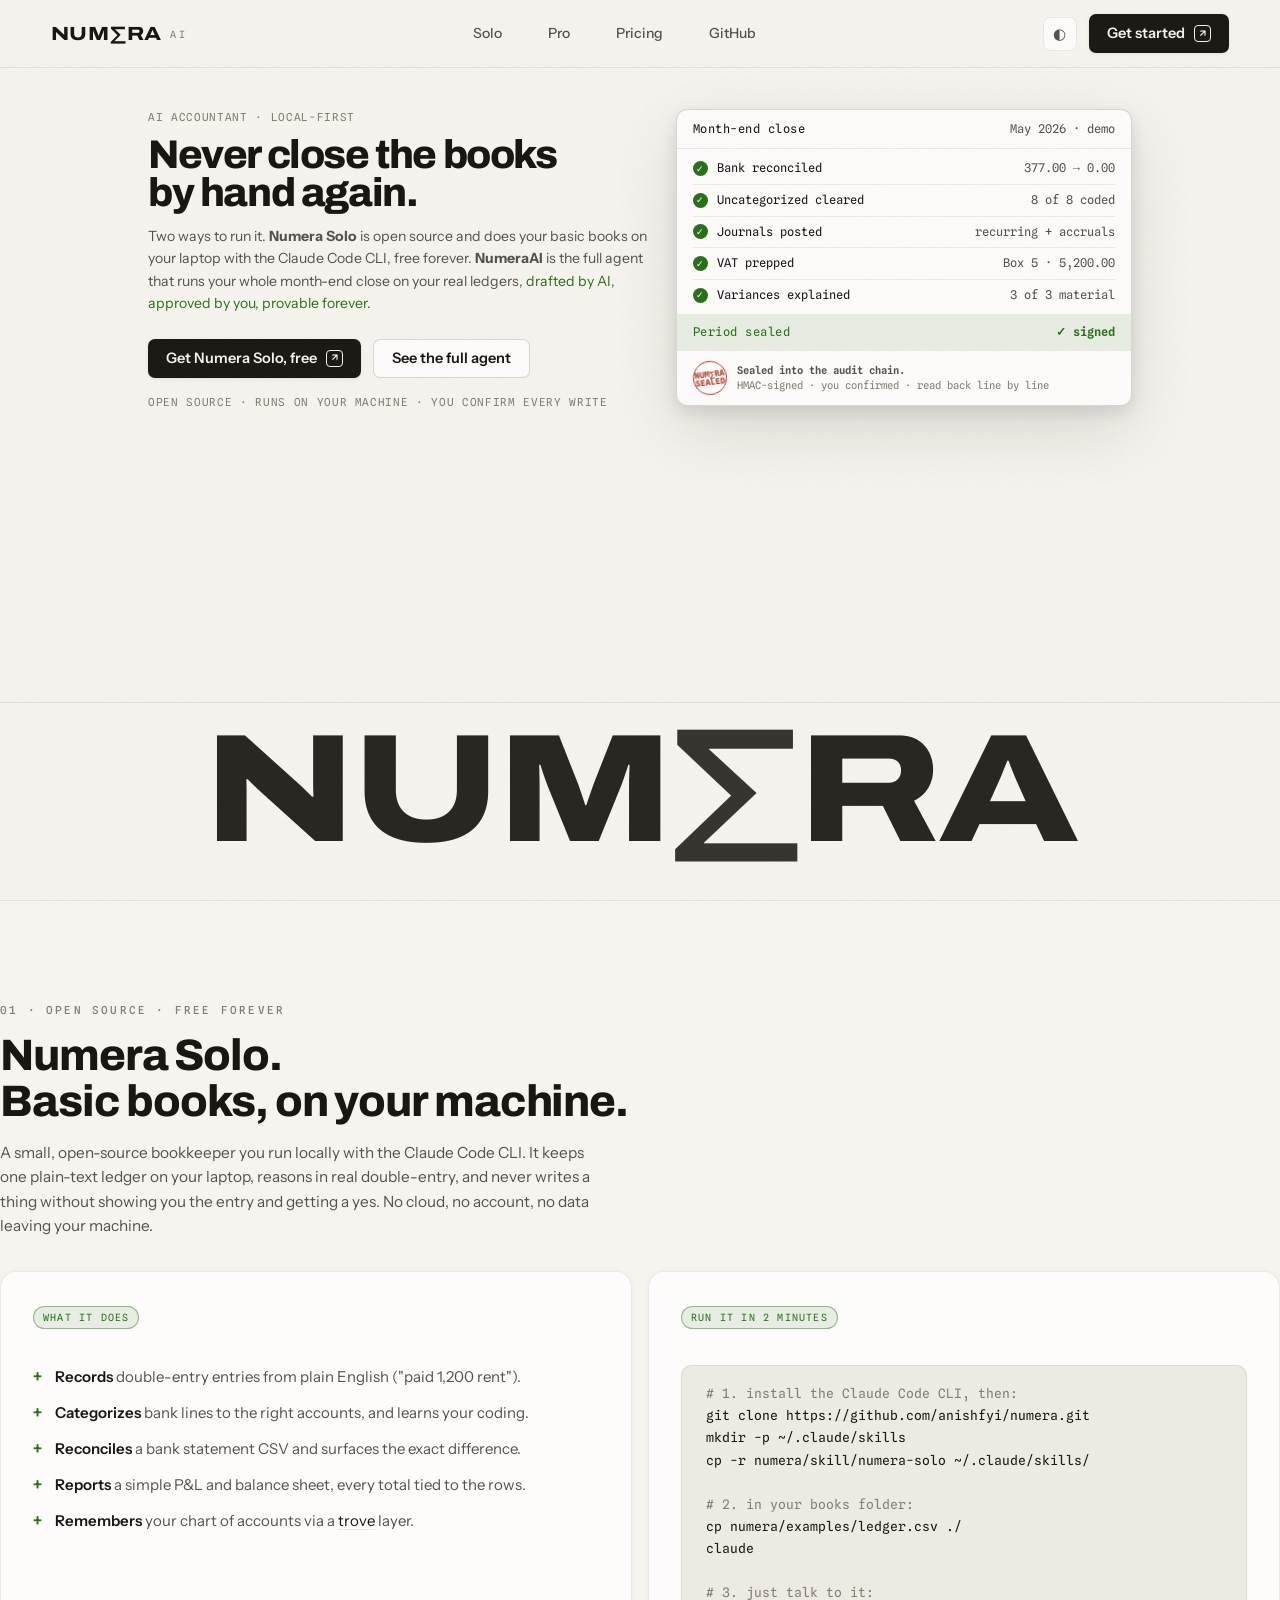
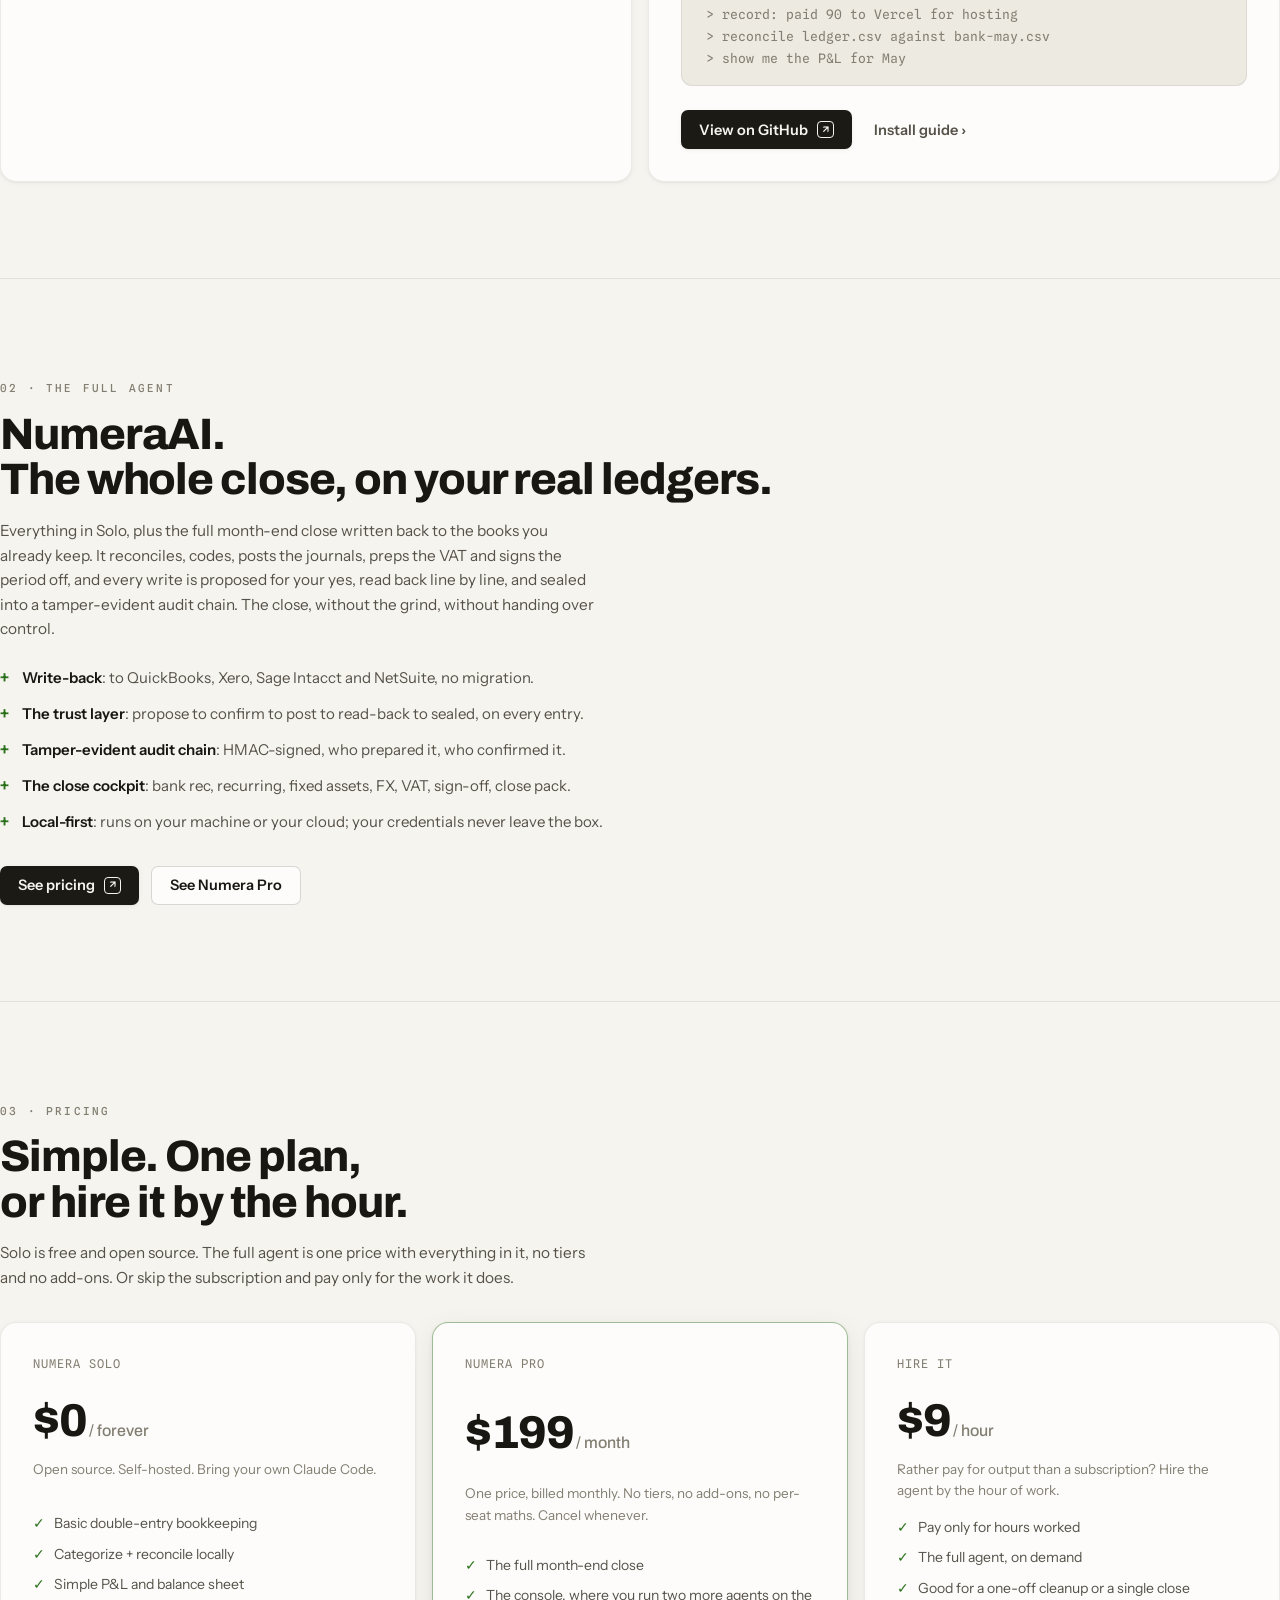
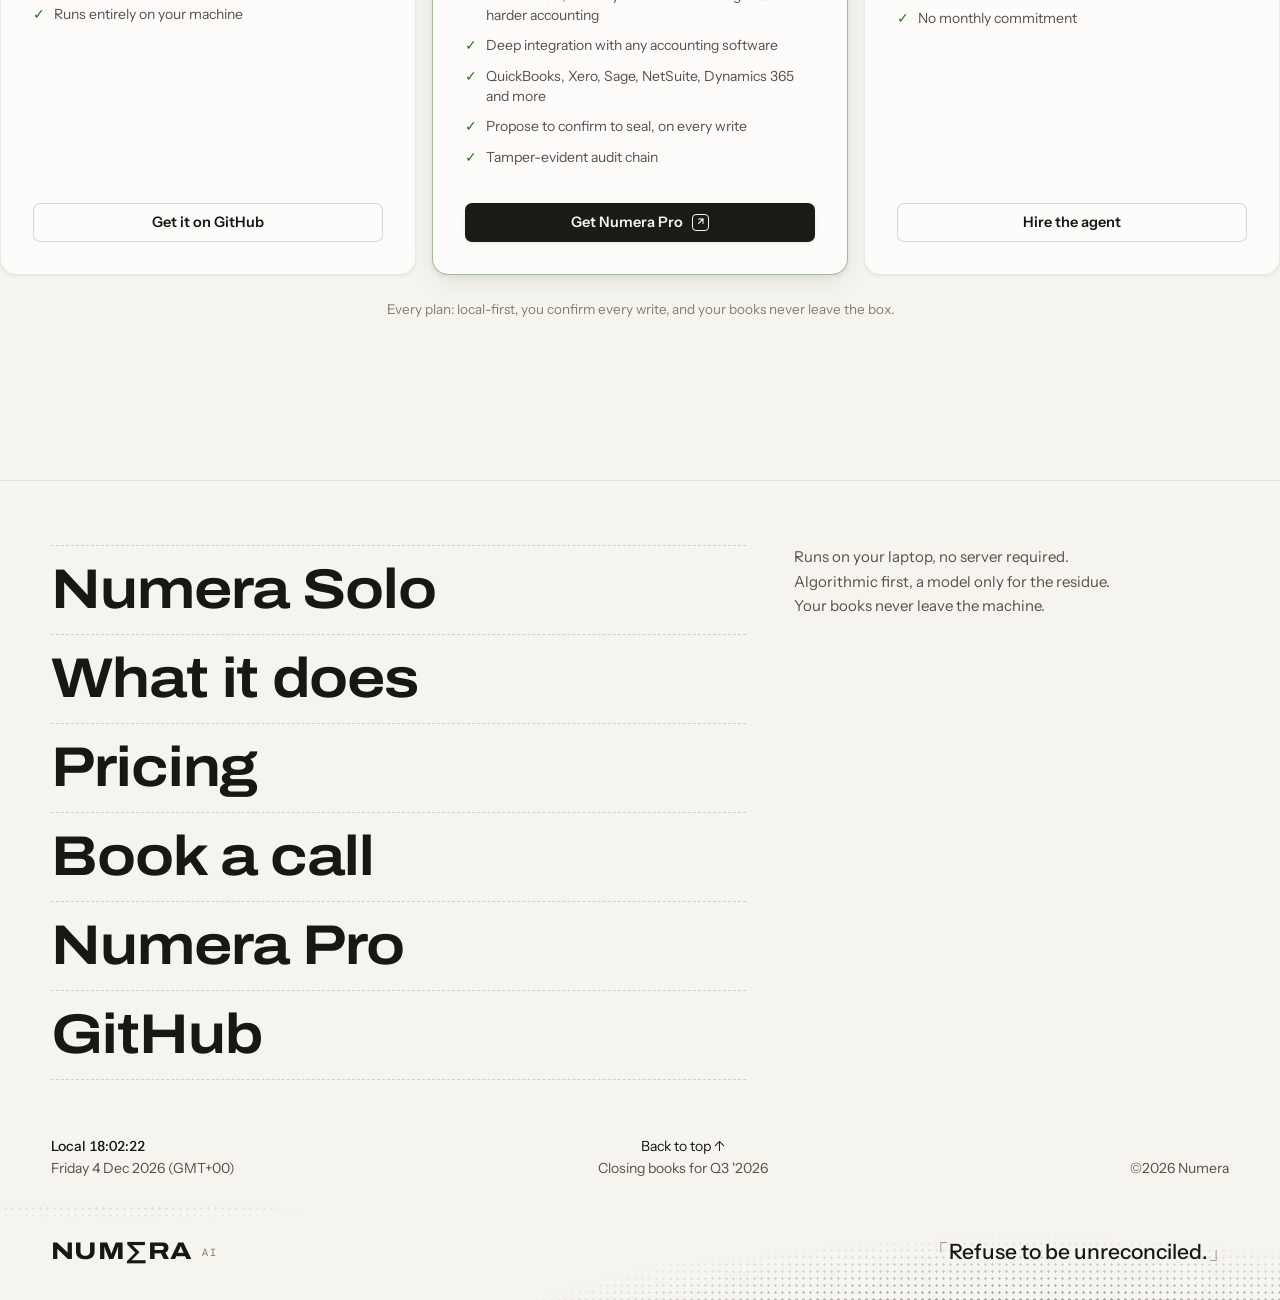
<file: docs/index.html>
<!DOCTYPE html>
<html lang="en">
<head>
<meta charset="UTF-8">
<meta name="viewport" content="width=device-width, initial-scale=1.0, viewport-fit=cover">
<title>NUM∑RA AI · the AI that closes your books</title>
<meta name="description" content="NumeraAI is an AI accountant. Numera Solo is open source and runs on your laptop with the Claude Code CLI. Numera Pro does your whole month-end close on your real ledgers.">
<link rel="canonical" href="https://numera.velofy.co/">

<link rel="icon" href="favicon.svg" type="image/svg+xml">
<link rel="apple-touch-icon" href="assets/numera-mark.svg">
<meta name="theme-color" content="#0F0E0C">

<meta property="og:type" content="website">
<meta property="og:site_name" content="Numera">
<meta property="og:url" content="https://numera.velofy.co/">
<meta property="og:title" content="Numera · the AI that closes your books">
<meta property="og:description" content="Numera Solo is free and open source and runs on your own machine. Numera Pro does the full month-end close and writes back to any accounting software, with a tamper-evident audit chain.">
<meta property="og:image" content="https://numera.velofy.co/assets/og.png">
<meta property="og:image:width" content="1200">
<meta property="og:image:height" content="630">
<meta name="twitter:card" content="summary_large_image">
<meta name="twitter:title" content="Numera · the AI that closes your books">
<meta name="twitter:description" content="Numera Solo is free and open source. Numera Pro closes your books on your real ledgers.">
<meta name="twitter:image" content="https://numera.velofy.co/assets/og.png">

<link rel="preconnect" href="https://fonts.googleapis.com">
<link href="https://fonts.googleapis.com/css2?family=Archivo:wdth,wght@62..125,100..900&family=Instrument+Sans:ital,wght@0,400..700;1,400&family=Spline+Sans+Mono:wght@300..600&display=swap" rel="stylesheet">
<link rel="stylesheet" href="numera.css">
<script>
  (function(){
    if(localStorage.getItem('numera-theme') === 'dark'){ document.documentElement.dataset.theme = 'dark'; }
    window.numeraTheme = function(){
      const root = document.documentElement;
      const next = root.dataset.theme === 'dark' ? 'light' : 'dark';
      if(next === 'dark'){ root.dataset.theme = 'dark'; } else { delete root.dataset.theme; }
      localStorage.setItem('numera-theme', next);
    };
  })();
</script>
<style>
/* ---- page scaffold ---- */
.wrap{ max-width:1380px; margin:0 auto; padding:0 var(--gutter); }
.lede-hero{ padding:104px 0 var(--s6); }
.lede-hero .spec{ color:var(--text-3); }
/* hero + megamark fill the first screen; the WHOLE wordmark sits just above the base */
.hero-fold{ min-height:100vh; min-height:100svh; display:flex; flex-direction:column; padding-bottom:var(--s5); }
.hero-fold .megamark{ margin-top:auto; overflow:visible; }
.hero-fold .megamark span{ line-height:.92; transform:none; }  /* no clip, full letters */
.h-big{ font-family:var(--f-display); font-weight:800; letter-spacing:-.035em; line-height:.96;
  font-size:clamp(24px,3.2vw,40px); margin:var(--s2) 0 var(--s3); }
/* trim the close-card a little so the hero is shorter and the big NUMERA shows more */
.close-card{ font-size:12px; }
.cc-head{ padding:10px 16px; }
.cc-steps li{ padding:6px 0; }
.cc-sealed{ padding:9px 16px; }
.cc-seal{ padding:10px 16px; }
/* dial the megamark back so it reads as a band, not a wall */
.megamark span{ font-size:clamp(60px,12vw,200px); }
.h-sub{ font-size:clamp(14px,1.1vw,17px); color:var(--text-2); max-width:56ch; line-height:1.6; }
.hi-ok{ color:var(--ok); }
.row{ display:flex; flex-wrap:wrap; gap:var(--s3); }
.section{ padding:var(--s9) 0; border-top:1px solid var(--line-2); scroll-margin-top:90px; }
.eyebrow{ font-family:var(--f-data); font-size:11px; font-weight:500; letter-spacing:.2em; text-transform:uppercase; color:var(--text-3); }
.h2{ font-family:var(--f-display); font-weight:780; letter-spacing:-.025em; line-height:1.04;
  font-size:clamp(27px,3.6vw,44px); margin:var(--s3) 0 var(--s4); }
.note{ font-size:clamp(15px,1.2vw,17px); color:var(--text-2); max-width:60ch; line-height:1.6; }

/* ---- hero two-path + close-card ---- */
.hero-grid{ display:grid; grid-template-columns:1fr; gap:var(--s5); align-items:center; }
@media(min-width:980px){ .hero-grid{ grid-template-columns:1.05fr .95fr; } .hero-grid > .close-card{ justify-self:end; } }
/* on phones, tighten so the big NUMERA still rises into view under the stacked card */
@media(max-width:640px){
  .lede-hero{ padding:64px 0 var(--s3); }
  .hero-grid{ gap:var(--s4); }
  .close-card{ font-size:11px; }
  .cc-head{ padding:9px 14px; }
  .cc-steps{ padding:2px 14px; }
  .cc-steps li{ padding:5px 0; }
  .cc-sealed{ padding:8px 14px; }
  .cc-seal{ display:none; }   /* the green "Period sealed" row already shows it */
}

/* ---- feature list ---- */
.feat{ list-style:none; margin:var(--s5) 0 0; display:grid; gap:var(--s3); }
/* flowing text with a hanging "+" marker. NOT display:flex - flex splits the
   <b>, the text and any inline <a> into separate items, which mangles wrapping
   (bold terms break into a narrow column; an inline link flies off on its own). */
.feat li{ position:relative; padding-left:22px; font-size:15px; color:var(--text-2); line-height:1.6; }
.feat li::before{ content:"+"; position:absolute; left:0; top:0; color:var(--ok); font-family:var(--f-data); font-weight:600; }
.feat li b{ color:var(--text); font-weight:600; }
.feat li a{ color:var(--text); text-decoration:underline; text-decoration-color:var(--line-2); text-underline-offset:3px; }
.feat li a:hover{ text-decoration-color:var(--ok); }

/* ---- code block ---- */
.code{ background:var(--bg-inset); border:1px solid var(--line-2); border-radius:var(--r-m);
  padding:var(--s4) var(--s5); font-family:var(--f-data); font-size:13px; line-height:1.7; color:var(--text);
  overflow-x:auto; margin:var(--s5) 0; white-space:pre; }
.code .c{ color:var(--text-3); }

/* ---- mobile: stop wide content (code blocks) from blowing out the layout ---- */
/* grid/flex cells default to min-width:auto and get floored at their content's
   min size; a <pre> code block then forces the column wider than the screen and
   the page clips. min-width:0 lets the cell shrink so .code scrolls in its own box. */
.cards2 > *, .prices > *, .hero-grid > *{ min-width:0; }
.code{ min-width:0; max-width:100%; }
@media (max-width:760px){
  /* the inline nav has no room (and no hamburger here); drop it, but bring back
     the Get started CTA that numera.css hides for its app hamburger. Keeps a
     complete header: wordmark + theme toggle + Get started. */
  nav.primary{ display:none; }
  header.site .header-cta .btn{ display:inline-flex; padding:9px 14px; }
}

/* ---- two product cards ---- */
.cards2{ display:grid; grid-template-columns:1fr; gap:var(--s4); margin-top:var(--s6); }
@media(min-width:820px){ .cards2{ grid-template-columns:1fr 1fr; } }
.pcard{ background:var(--bg-raised); border:1px solid var(--line-2); border-radius:var(--r-l);
  box-shadow:var(--shadow-1); padding:var(--s6); }
.pcard h3{ font-family:var(--f-display); font-size:24px; letter-spacing:-.02em; }
.pcard .tag{ font-family:var(--f-data); font-size:10px; letter-spacing:.12em; text-transform:uppercase;
  padding:3px 9px; border-radius:999px; display:inline-block; margin-bottom:var(--s3); }
.tag-free{ color:var(--ok); background:var(--ok-soft); border:1px solid var(--ok-line); }
.tag-full{ color:var(--seal); background:var(--seal-soft); border:1px solid var(--err-line); }

/* ---- pricing ---- */
.prices{ display:grid; grid-template-columns:1fr; gap:var(--s4); margin-top:var(--s6); align-items:stretch; }
@media(min-width:880px){ .prices{ grid-template-columns:repeat(3,1fr); } }
.price{ position:relative; background:var(--bg-raised); border:1px solid var(--line-2); border-radius:var(--r-l);
  box-shadow:var(--shadow-1); padding:var(--s6); display:flex; flex-direction:column; }
.price.feature{ border-color:var(--ok-line); box-shadow:var(--shadow-2); }
.price .badge{ position:absolute; top:-11px; left:var(--s6); font-family:var(--f-data); font-size:10px;
  letter-spacing:.1em; text-transform:uppercase; background:var(--ok); color:var(--block-text);
  padding:4px 10px; border-radius:999px; }
.price .pname{ font-family:var(--f-data); font-size:12px; letter-spacing:.08em; text-transform:uppercase; color:var(--text-3); }
.price .amt{ font-family:var(--f-display); font-weight:800; letter-spacing:-.03em; font-size:clamp(34px,4vw,46px); margin:var(--s3) 0 2px; }
.price .amt small{ font-size:16px; font-weight:500; color:var(--text-3); letter-spacing:0; }
.price .sub2{ font-size:13.5px; color:var(--text-3); min-height:38px; }
.price ul{ list-style:none; margin:var(--s4) 0 var(--s5); display:grid; gap:10px; }
.price li{ font-size:14px; color:var(--text-2); display:flex; gap:9px; line-height:1.45; }
.price li::before{ content:"✓"; color:var(--ok); flex:none; }
.price .btn{ margin-top:auto; }
.pfoot{ text-align:center; margin-top:var(--s5); color:var(--text-3); font-size:13.5px; }

/* ---- footer ----
   No padding here. The halftone is a full-bleed closing band and is the footer's
   last child, so any bottom padding renders as an empty strip beneath it — that
   was the dead space under the wordmark, and it is why Solo did not match Pro
   (pro/index.html carries no override and inherits numera.css cleanly). */
.foot{ display:flex; flex-wrap:wrap; justify-content:space-between; gap:var(--s4); align-items:center; color:var(--text-3); font-size:13px; }
.foot a{ color:var(--text-2); }

/* ---- mobile spacing fix (placed last to win source order) ----
   .lede-hero and .section use `padding: X 0 Y` shorthand, whose 0 kills the
   .wrap horizontal gutter -> on phones every section's content sat flush at the
   screen edge (left=0) while the header was at the gutter. Restore the gutter so
   content aligns with the header, and tighten the section vertical rhythm. */
@media (max-width:760px){
  .wrap, .lede-hero, .section, .foot{ padding-left:var(--gutter); padding-right:var(--gutter); }
  .section{ padding-top:var(--s7); padding-bottom:var(--s7); }
  /* footer: the 3 items don't fit one line on a phone, so stack them tidily
     (centered) instead of the scattered space-between wrap. */
  .foot{ flex-direction:column; align-items:center; text-align:center; gap:var(--s3); }
}
</style>
</head>
<body>

<!-- ===== header ===== -->
<header class="site">
  <a href="#top" class="wordmark">NUM<span class="sigma">∑</span>RA<span class="ai">AI</span></a>
  <nav class="primary" aria-label="Primary">
    <a href="#solo">Solo</a>
    <a href="pro/">Pro</a>
    <a href="#pricing">Pricing</a>
    <a href="https://github.com/anishfyi/numera">GitHub</a>
  </nav>
  <div class="header-cta">
    <button class="theme-toggle" onclick="numeraTheme()" aria-label="Toggle light / dark">◐</button>
    <a class="btn btn-primary" href="#pricing">Get started <span class="glyph">↗</span></a>
  </div>
</header>

<main id="top">

<!-- hero + megamark fill the first screen; the wordmark pins to the base -->
<div class="hero-fold">
<!-- ===== hero ===== -->
<section class="wrap lede-hero">
  <div class="hero-grid">
    <div>
      <span class="spec">AI ACCOUNTANT · LOCAL-FIRST</span>
      <h1 class="h-big">Never close the books<br>by hand again.</h1>
      <p class="h-sub">Two ways to run it. <b>Numera Solo</b> is open source and does your basic books on your laptop with the Claude Code CLI, free forever. <b>NumeraAI</b> is the full agent that runs your whole month-end close on your real ledgers, <span class="hi-ok">drafted by AI, approved by you, provable forever.</span></p>
      <div class="row" style="margin-top:var(--s5)">
        <a class="btn btn-primary" href="https://github.com/anishfyi/numera">Get Numera Solo, free <span class="glyph">↗</span></a>
        <a class="btn btn-secondary" href="#full">See the full agent</a>
      </div>
      <p class="spec" style="margin-top:var(--s4); color:var(--text-3)">OPEN SOURCE · RUNS ON YOUR MACHINE · YOU CONFIRM EVERY WRITE</p>
    </div>

    <!-- the proof: a month-end close, done and sealed -->
    <div class="close-card" aria-label="A month-end close, every step done and sealed">
      <div class="cc-head"><span>Month-end close</span><span class="cc-tag">May 2026 · demo</span></div>
      <ul class="cc-steps">
        <li><span class="cc-do"><i class="cc-tick">✓</i>Bank reconciled</span><span class="cc-val">377.00 → 0.00</span></li>
        <li><span class="cc-do"><i class="cc-tick">✓</i>Uncategorized cleared</span><span class="cc-val">8 of 8 coded</span></li>
        <li><span class="cc-do"><i class="cc-tick">✓</i>Journals posted</span><span class="cc-val">recurring + accruals</span></li>
        <li><span class="cc-do"><i class="cc-tick">✓</i>VAT prepped</span><span class="cc-val">Box 5 · 5,200.00</span></li>
        <li><span class="cc-do"><i class="cc-tick">✓</i>Variances explained</span><span class="cc-val">3 of 3 material</span></li>
      </ul>
      <div class="cc-sealed"><span>Period sealed</span><span>✓ signed</span></div>
      <div class="cc-seal">
        <span class="cc-seal-mark">NUM∑RA<br>SEALED</span>
        <span class="cc-seal-text"><b>Sealed into the audit chain.</b><br>HMAC-signed · you confirmed · read back line by line</span>
      </div>
    </div>
  </div>
</section>

<!-- ===== megamark band ===== -->
<div class="megamark megamark-band" aria-hidden="true"><span>NUM<span class="sigma">∑</span>RA</span></div>
</div><!-- /hero-fold -->

<!-- ===== SOLO ===== -->
<section class="wrap section" id="solo">
  <span class="eyebrow">01 · OPEN SOURCE · FREE FOREVER</span>
  <h2 class="h2">Numera Solo.<br>Basic books, on your machine.</h2>
  <p class="note">A small, open-source bookkeeper you run locally with the Claude Code CLI. It keeps one plain-text ledger on your laptop, reasons in real double-entry, and never writes a thing without showing you the entry and getting a yes. No cloud, no account, no data leaving your machine.</p>

  <div class="cards2">
    <div class="pcard">
      <span class="tag tag-free">what it does</span>
      <ul class="feat">
        <li><b>Records</b> double-entry entries from plain English ("paid 1,200 rent").</li>
        <li><b>Categorizes</b> bank lines to the right accounts, and learns your coding.</li>
        <li><b>Reconciles</b> a bank statement CSV and surfaces the exact difference.</li>
        <li><b>Reports</b> a simple P&amp;L and balance sheet, every total tied to the rows.</li>
        <li><b>Remembers</b> your chart of accounts via a <a href="https://github.com/anishfyi/trove">trove</a> layer.</li>
      </ul>
    </div>
    <div class="pcard">
      <span class="tag tag-free">run it in 2 minutes</span>
      <div class="code"><span class="c"># 1. install the Claude Code CLI, then:</span>
git clone https://github.com/anishfyi/numera.git
mkdir -p ~/.claude/skills
cp -r numera/skill/numera-solo ~/.claude/skills/

<span class="c"># 2. in your books folder:</span>
cp numera/examples/ledger.csv ./
claude

<span class="c"># 3. just talk to it:</span>
<span class="c">&gt; record: paid 90 to Vercel for hosting</span>
<span class="c">&gt; reconcile ledger.csv against bank-may.csv</span>
<span class="c">&gt; show me the P&amp;L for May</span></div>
      <div class="row">
        <a class="btn btn-primary" href="https://github.com/anishfyi/numera">View on GitHub <span class="glyph">↗</span></a>
        <a class="btn btn-ghost" href="https://github.com/anishfyi/numera#install-about-2-minutes">Install guide ›</a>
      </div>
    </div>
  </div>
</section>

<!-- ===== FULL ===== -->
<section class="wrap section" id="full">
  <span class="eyebrow">02 · THE FULL AGENT</span>
  <h2 class="h2">NumeraAI.<br>The whole close, on your real ledgers.</h2>
  <p class="note">Everything in Solo, plus the full month-end close written back to the books you already keep. It reconciles, codes, posts the journals, preps the VAT and signs the period off, and every write is proposed for your yes, read back line by line, and sealed into a tamper-evident audit chain. The close, without the grind, without handing over control.</p>
  <ul class="feat" style="max-width:64ch; grid-template-columns:1fr; gap:var(--s3)">
    <li><b>Write-back</b>: to QuickBooks, Xero, Sage Intacct and NetSuite, no migration.</li>
    <li><b>The trust layer</b>: propose to confirm to post to read-back to sealed, on every entry.</li>
    <li><b>Tamper-evident audit chain</b>: HMAC-signed, who prepared it, who confirmed it.</li>
    <li><b>The close cockpit</b>: bank rec, recurring, fixed assets, FX, VAT, sign-off, close pack.</li>
    <li><b>Local-first</b>: runs on your machine or your cloud; your credentials never leave the box.</li>
  </ul>
  <div class="row" style="margin-top:var(--s6)">
    <a class="btn btn-primary" href="#pricing">See pricing <span class="glyph">↗</span></a>
    <a class="btn btn-secondary" href="pro/">See Numera Pro</a>
  </div>
</section>

<!-- ===== PRICING ===== -->
<section class="wrap section" id="pricing">
  <span class="eyebrow">03 · PRICING</span>
  <h2 class="h2">Simple. One plan,<br>or hire it by the hour.</h2>
  <p class="note">Solo is free and open source. The full agent is one price with everything in it, no tiers and no add-ons. Or skip the subscription and pay only for the work it does.</p>

  <div class="prices">
    <!-- Solo -->
    <div class="price">
      <span class="pname">Numera Solo</span>
      <div class="amt">$0<small> / forever</small></div>
      <p class="sub2">Open source. Self-hosted. Bring your own Claude Code.</p>
      <ul>
        <li>Basic double-entry bookkeeping</li>
        <li>Categorize + reconcile locally</li>
        <li>Simple P&amp;L and balance sheet</li>
        <li>Runs entirely on your machine</li>
      </ul>
      <a class="btn btn-secondary" href="https://github.com/anishfyi/numera">Get it on GitHub</a>
    </div>

    <!-- Full -->
    <div class="price feature">
      <span class="pname">Numera Pro</span>
      <div class="amt">$199<small> / month</small></div>
      <p class="sub2">One price, billed monthly. No tiers, no add-ons, no per-seat maths. Cancel whenever.</p>
      <ul>
        <li>The full month-end close</li>
        <li>The console, where you run two more agents on the harder accounting</li>
        <li>Deep integration with any accounting software</li>
        <li>QuickBooks, Xero, Sage, NetSuite, Dynamics 365 and more</li>
        <li>Propose to confirm to seal, on every write</li>
        <li>Tamper-evident audit chain</li>
      </ul>
      <a class="btn btn-primary" href="pro/">Get Numera Pro <span class="glyph">↗</span></a>
    </div>

    <!-- Hire -->
    <div class="price">
      <span class="pname">Hire it</span>
      <div class="amt">$9<small> / hour</small></div>
      <p class="sub2">Rather pay for output than a subscription? Hire the agent by the hour of work.</p>
      <ul>
        <li>Pay only for hours worked</li>
        <li>The full agent, on demand</li>
        <li>Good for a one-off cleanup or a single close</li>
        <li>No monthly commitment</li>
      </ul>
      <a class="btn btn-secondary" href="pro/#price">Hire the agent</a>
    </div>
  </div>
  <p class="pfoot">Every plan: local-first, you confirm every write, and your books never leave the box.</p>
</section>

</main>

<!-- ===== footer ===== -->
<footer class="site">
  <div class="foot-grid">
    <div class="foot-links">
      <a href="#solo">Numera Solo</a>
      <a href="#full">What it does</a>
      <a href="#pricing">Pricing</a>
      <a href="https://cal.com/anishfyi/30min">Book a call</a>
      <a href="pro/">Numera Pro</a>
      <a href="https://github.com/anishfyi/numera">GitHub</a>
    </div>
    <div class="foot-side">
      <p>Runs on your laptop, no server required.<br>Algorithmic first, a model only for the residue.<br>Your books never leave the machine.</p>
    </div>
  </div>

  <div class="foot-meta">
    <div class="clock">
      <b id="footClock"></b><br>
      <span id="footDate"></span>
    </div>
    <div class="center">
      <a href="#top">Back to top &uarr;</a><br>
      Closing books for Q3 '2026
    </div>
    <div class="right">&copy;2026 Numera</div>
  </div>

  <div class="halftone">
    <span class="wordmark" style="font-size:24px">NUM<span class="sigma">&#8721;</span>RA<span class="ai">AI</span></span>
    <span class="quote"><span class="bracket">&#12300;</span>Refuse to be unreconciled.<span class="bracket">&#12301;</span></span>
  </div>
</footer>

<script>
(function () {
    var clock = document.getElementById('footClock');
    var date = document.getElementById('footDate');
    if (!clock || !date) return;
    function tick() {
      var n = new Date();
      var off = n.getTimezoneOffset();
      var sign = off <= 0 ? '+' : '\u2212';
      var hrs = String(Math.abs(off / 60)).padStart(2, '0');
      clock.textContent = 'Local ' + n.toLocaleTimeString('en-GB');
      date.textContent = n.toLocaleDateString('en-GB',
        { weekday: 'long', day: 'numeric', month: 'short', year: 'numeric' })
        + ' (GMT' + sign + hrs + ')';
    }
    tick();
    setInterval(tick, 1000);
  })();
</script>
</body>
</html>
</file>
<file: docs/numera.css>
/* ================================================================
   NUM∑RA · design system v2 · "precision instrument for money"
   Light (paper) is primary; dark (ink) is its equal. Color is
   semantic-only: green balances, red varies, amber waits.
   Fonts: Archivo (identity) · Instrument Sans (reading) · Spline Sans Mono (data)
   ================================================================ */

/* ---------- 1 · tokens ---------- */
:root{
  color-scheme:light;
  /* surfaces */
  --bg:        #F6F4EE;   /* paper ground */
  --bg-raised: #FDFCFA;   /* cards, console, modals */
  --bg-inset:  #EDEAE2;   /* inputs, wells, code */
  --bg-deep:   #E5E2D9;   /* pressed, active rails */
  --scrim:     rgba(24,23,19,.42);
  /* text */
  --text:   #181712;
  --text-2: #56524A;
  --text-3: #837E72;
  /* structure */
  --line:   rgba(24,23,19,.16);
  --line-2: rgba(24,23,19,.08);
  /* the inverse block (primary buttons, user bubbles) */
  --block:      #1B1A15;
  --block-text: #F6F4EE;
  --block-hover:#000000;
  /* semantic - AA on all surfaces */
  --ok:   #2A701B;
  --err:  #B12E1E;
  --warn: #79600B;
  --ok-soft:   rgba(42,112,27,.10);
  --err-soft:  rgba(177,46,30,.09);
  --warn-soft: rgba(121,96,11,.10);
  --ok-line:   rgba(42,112,27,.45);
  --err-line:  rgba(177,46,30,.45);
  --warn-line: rgba(121,96,11,.45);
  /* elevation (light only; dark uses borders) */
  --shadow-1: 0 1px 2px rgba(24,23,19,.05), 0 1px 6px rgba(24,23,19,.04);
  --shadow-2: 0 2px 6px rgba(24,23,19,.07), 0 8px 28px rgba(24,23,19,.07);
  --shadow-3: 0 6px 16px rgba(24,23,19,.10), 0 24px 64px rgba(24,23,19,.12);
  /* "the settling": depth carries meaning. Raised = uncommitted (a proposal).
     Debossed = committed (pressed into the ledger, can't float away). */
  --deboss: inset 0 1px 2px rgba(24,23,19,.14), inset 0 -1px 0 rgba(255,255,255,.55);
  /* the seal: stamp red, used ONLY on the cryptographic seal mark, nowhere else */
  --seal:      #B12E1E;
  --seal-soft: rgba(177,46,30,.06);
  /* type */
  --f-display: "Archivo", sans-serif;
  --f-body:    "Instrument Sans", sans-serif;
  --f-data:    "Spline Sans Mono", monospace;
  /* shape */
  --r-s: 7px; --r-m: 11px; --r-l: 16px; --r-full: 999px;
  /* rhythm */
  --s1:4px; --s2:8px; --s3:12px; --s4:16px; --s5:24px;
  --s6:32px; --s7:48px; --s8:64px; --s9:96px;
  --gutter: clamp(20px, 4vw, 56px);
  /* z */
  --z-shell:10; --z-header:100; --z-overlay:200; --z-modal:300; --z-toast:400;

  /* legacy aliases (inline SVGs + older markup) */
  --ink: var(--bg); --ink-raised: var(--bg-raised); --ink-well: var(--bg-inset);
  --bone: var(--text); --bone-dim: var(--text-2); --bone-mute: var(--text-3);
  --hairline: var(--line); --hairline-2: var(--line-2);
  --balance: var(--ok); --variance: var(--err); --pending: var(--warn);
  --r: var(--r-s);
}

[data-theme="dark"]{
  color-scheme:dark;
  --bg:        #0F0E0C;
  --bg-raised: #171613;
  --bg-inset:  #0A0A08;
  --bg-deep:   #201F1B;
  --scrim:     rgba(0,0,0,.55);
  --text:   #ECEAE3;
  --text-2: #A9A599;
  --text-3: #767163;
  --line:   rgba(236,234,227,.16);
  --line-2: rgba(236,234,227,.08);
  --block:      #ECEAE3;
  --block-text: #14130F;
  --block-hover:#FFFFFF;
  --ok:   #8FD460;
  --err:  #E0604D;
  --warn: #D4B860;
  --ok-soft:   rgba(143,212,96,.10);
  --err-soft:  rgba(224,96,77,.10);
  --warn-soft: rgba(212,184,96,.10);
  --ok-line:   rgba(143,212,96,.40);
  --err-line:  rgba(224,96,77,.40);
  --warn-line: rgba(212,184,96,.40);
  --shadow-1: none; --shadow-2: 0 0 0 1px var(--line-2); --shadow-3: 0 24px 64px rgba(0,0,0,.5);
  --deboss: inset 0 1px 3px rgba(0,0,0,.6), inset 0 0 0 1px rgba(0,0,0,.4);
  --seal:      #E0604D;
  --seal-soft: rgba(224,96,77,.09);
}

/* ---------- 2 · base ---------- */
*{ margin:0; padding:0; box-sizing:border-box; }
html{ scroll-behavior:smooth; }
[x-cloak]{ display:none !important; }
body{
  background:var(--bg); color:var(--text);
  font-family:var(--f-body); font-size:15.5px; line-height:1.55;
  -webkit-font-smoothing:antialiased; overflow-x:hidden;
  transition:background .25s ease, color .25s ease;
}
body.is-locked{ overflow:hidden; }
/* film grain: the paper texture survives v2 */
body::after{
  content:""; position:fixed; inset:0; pointer-events:none; z-index:9999;
  opacity:.05; mix-blend-mode:multiply;
  background-image:url("data:image/svg+xml,%3Csvg xmlns='http://www.w3.org/2000/svg' width='160' height='160'%3E%3Cfilter id='n'%3E%3CfeTurbulence type='fractalNoise' baseFrequency='0.9' numOctaves='2'/%3E%3C/filter%3E%3Crect width='160' height='160' filter='url(%23n)'/%3E%3C/svg%3E");
}
[data-theme="dark"] body::after{ mix-blend-mode:overlay; opacity:.06; }
::selection{ background:var(--block); color:var(--block-text); }
:focus-visible{ outline:2px solid var(--text); outline-offset:3px; border-radius:2px; }
::-webkit-scrollbar{ width:10px; height:10px; }
::-webkit-scrollbar-thumb{ background:var(--line); border-radius:99px; border:3px solid transparent; background-clip:content-box; }
::-webkit-scrollbar-track{ background:transparent; }
a{ color:inherit; text-decoration:none; }
button{ font:inherit; color:inherit; background:none; border:none; cursor:pointer; }
pre{ font-family:var(--f-data); font-size:12.5px; line-height:1.7; color:var(--text-2);
     background:var(--bg-inset); border:1px solid var(--line-2); padding:var(--s4);
     border-radius:var(--r-m); overflow-x:auto; }
code{ font-family:var(--f-data); font-size:.88em; color:var(--text);
      background:var(--bg-inset); border:1px solid var(--line-2);
      padding:1px 6px; border-radius:5px; }

/* ---------- 3 · type ---------- */
.t-hero{ font-family:var(--f-display); font-variation-settings:"wdth" 122; font-weight:780;
  font-size:clamp(42px, 5.4vw, 84px); line-height:.97; letter-spacing:-.025em; }
.t-display{ font-family:var(--f-display); font-variation-settings:"wdth" 116; font-weight:680;
  font-size:clamp(26px, 3vw, 40px); line-height:1.04; letter-spacing:-.015em; }
.t-title{ font-family:var(--f-display); font-variation-settings:"wdth" 112; font-weight:650;
  font-size:21px; letter-spacing:-.01em; }
.t-lede{ font-size:19px; font-weight:500; line-height:1.5; letter-spacing:-.005em; }
.t-body2{ font-size:14px; color:var(--text-2); line-height:1.6; }
.eyebrow{ font-family:var(--f-data); font-size:11px; letter-spacing:.18em;
  text-transform:uppercase; color:var(--text-3); }
.spec{ font-family:var(--f-data); font-size:11px; color:var(--text-3); letter-spacing:.06em; }
.num{ font-family:var(--f-data); font-variant-numeric:tabular-nums; }
.acct{ color:var(--text-2); }

/* wordmark */
.wordmark{
  font-family:var(--f-display); font-variation-settings:"wdth" 122;
  font-weight:760; font-size:19px; letter-spacing:.01em;
  display:inline-flex; align-items:baseline; gap:1px; user-select:none;
}
.wordmark .sigma{ display:inline-block; transform:translateY(.5px) scaleY(1.04); font-weight:600; }
.wordmark .ai{ font-family:var(--f-data); font-weight:400; font-size:10px; letter-spacing:.22em;
  margin-left:8px; color:var(--text-3); align-self:center; transform:translateY(1px); }

/* ---------- 4 · controls ---------- */
.btn{
  display:inline-flex; align-items:center; justify-content:center; gap:9px;
  font-weight:600; font-size:14.5px; line-height:1;
  padding:11px 18px; border-radius:var(--r-s); white-space:nowrap;
  transition:transform .12s ease, background .15s ease, color .15s ease,
             border-color .15s ease, box-shadow .15s ease;
}
.btn:not([disabled]):active{ transform:translateY(1px) scale(.99); }
.btn-primary{ background:var(--block); color:var(--block-text); box-shadow:var(--shadow-1); }
.btn-primary:not([disabled]):hover{ background:var(--block-hover); box-shadow:var(--shadow-2); }
.btn-primary .glyph{ display:grid; place-items:center; width:17px; height:17px;
  border:1.5px solid currentColor; border-radius:4px; font-size:10px; }
.btn-secondary{ border:1px solid var(--line); color:var(--text); background:var(--bg-raised); }
.btn-secondary:not([disabled]):hover{ border-color:var(--text-3); box-shadow:var(--shadow-1); }
.btn-ghost{ color:var(--text-2); padding:11px 10px; border-radius:var(--r-s); }
.btn-ghost:not([disabled]):hover{ color:var(--text); background:var(--bg-deep); }
.btn-danger{ border:1px solid var(--err-line); color:var(--err); }
.btn-danger:not([disabled]):hover{ background:var(--err-soft); }
/* a disabled button is inert - no lift, no shadow, no hover change */
.btn[disabled]{ opacity:.4; cursor:not-allowed; box-shadow:none; transform:none; }
.btn-sm{ font-size:13px; padding:8px 13px; }
.btn-block{ width:100%; }
/* comfortable tap targets on touch devices (>=44px), matching the burger */
@media (pointer:coarse){
  .btn-sm{ min-height:44px; }
  .theme-toggle{ width:44px; height:44px; }
  .pager button, .starter{ min-height:40px; }
}

.spinner{ width:13px; height:13px; border:1.5px solid currentColor;
  border-right-color:transparent; border-radius:50%; animation:spin .7s linear infinite; }
@keyframes spin{ to{ transform:rotate(360deg); } }

/* pills */
.pill{
  display:inline-flex; align-items:center; gap:7px; max-width:100%;
  font-family:var(--f-data); font-size:11px; letter-spacing:.1em; text-transform:uppercase;
  padding:5px 11px; border-radius:var(--r-full); border:1px solid var(--line);
  color:var(--text-2); white-space:nowrap; background:var(--bg-raised);
}
.pill .lbl-txt{ overflow:hidden; text-overflow:ellipsis; }
.dot{ width:6px; height:6px; border-radius:50%; background:var(--text-3); flex:none; }
.pill.is-balance{ color:var(--ok); border-color:var(--ok-line); background:var(--ok-soft); }
.pill.is-balance .dot{ background:var(--ok); box-shadow:0 0 8px var(--ok-line); }
.pill.is-variance{ color:var(--err); border-color:var(--err-line); background:var(--err-soft); }
.pill.is-variance .dot{ background:var(--err); }
.pill.is-pending{ color:var(--warn); border-color:var(--warn-line); background:var(--warn-soft); }
.pill.is-pending .dot{ background:var(--warn); animation:pulse 1.6s ease-in-out infinite; }
@keyframes pulse{ 50%{ opacity:.3; } }

/* fields */
.field{ display:flex; flex-direction:column; gap:7px; width:100%; }
.field label{ font-size:13px; font-weight:600; }
.field .hint{ font-size:12px; color:var(--text-3); line-height:1.5; }
.field .error{ font-size:12px; color:var(--err); }
.input{
  background:var(--bg-raised); border:1px solid var(--line);
  color:var(--text); font:inherit; font-size:14.5px;
  padding:11px 14px; border-radius:var(--r-s); width:100%;
  transition:border-color .15s ease, box-shadow .15s ease;
}
.input::placeholder{ color:var(--text-3); }
/* pointer focus is quiet; keyboard focus gets a real, visible ring (WCAG 2.4.7) */
.input:focus{ outline:none; border-color:var(--text-2); }
.input:focus-visible{ outline:none; border-color:var(--text);
  box-shadow:0 0 0 3px color-mix(in srgb, var(--text) 20%, transparent); }
.input.is-error{ border-color:var(--err); }
.input-mono{ font-family:var(--f-data); font-size:13px; letter-spacing:.02em; }
textarea.input{ resize:vertical; min-height:64px; line-height:1.55; }
select.input{ appearance:none; cursor:pointer; padding-right:34px;
  background-repeat:no-repeat; background-position:right 12px center; background-size:11px 7px;
  background-image:url("data:image/svg+xml,%3Csvg xmlns='http://www.w3.org/2000/svg' width='11' height='7' fill='none' stroke='%23837E72' stroke-width='1.6'%3E%3Cpath d='M1 1l4.5 4.5L10 1'/%3E%3C/svg%3E"); }

.search{ position:relative; width:100%; max-width:380px; }
.search .input{ padding-left:36px; }
.search .icon{ position:absolute; left:13px; top:50%; transform:translateY(-50%); color:var(--text-3); font-size:13px; }
.search .kbd{ position:absolute; right:10px; top:50%; transform:translateY(-50%); }
.kbd{ font-family:var(--f-data); font-size:11px; border:1px solid var(--line);
  border-bottom-width:2px; padding:2px 7px; border-radius:6px; color:var(--text-2);
  background:var(--bg-raised); }

/* switch */
.switch{ display:inline-flex; align-items:center; gap:10px; cursor:pointer; user-select:none; }
.switch .track{ width:38px; height:21px; border:1px solid var(--line); border-radius:var(--r-full);
  position:relative; transition:all .18s ease; flex:none; background:var(--bg-inset); }
.switch .knob{ position:absolute; top:2.5px; left:3px; width:14px; height:14px;
  background:var(--text-3); border-radius:50%; transition:all .18s ease; }
/* a generic toggle is neutral, not green - green is reserved for "balances" */
.switch[aria-checked="true"] .track{ border-color:var(--block); background:var(--block); }
.switch[aria-checked="true"] .knob{ transform:translateX(17px); background:var(--block-text); }
.switch:focus-visible{ outline:2px solid var(--text); outline-offset:3px; border-radius:var(--r-full); }
.switch .lbl{ font-size:13.5px; font-weight:500; }

.check{ display:inline-flex; align-items:center; gap:10px; cursor:pointer; font-size:14px; user-select:none; }
.check input{ position:absolute; opacity:0; }
.check .box{ width:17px; height:17px; border:1px solid var(--line); border-radius:5px;
  display:grid; place-items:center; transition:all .15s ease; flex:none; background:var(--bg-raised); }
.check input:checked + .box{ background:var(--block); border-color:var(--block); }
.check input:checked + .box::after{ content:"✓"; font-size:11px; color:var(--block-text); font-weight:700; }
.check input:focus-visible + .box{ outline:2px solid var(--text); outline-offset:2px; }

[data-tip]{ position:relative; }
[data-tip]:hover::after, [data-tip]:focus-visible::after{
  content:attr(data-tip); position:absolute; bottom:calc(100% + 8px); left:50%;
  transform:translateX(-50%); background:var(--block); color:var(--block-text);
  font-family:var(--f-data); font-size:11px; letter-spacing:.04em;
  padding:5px 10px; border-radius:6px; white-space:nowrap; z-index:60; pointer-events:none;
}

/* ---------- 5 · surfaces ---------- */
.card{ background:var(--bg-raised); border:1px solid var(--line-2);
  border-radius:var(--r-m); box-shadow:var(--shadow-1); }
.toast-rail{ position:fixed; right:var(--s5); bottom:var(--s5); z-index:var(--z-toast);
  display:flex; flex-direction:column; gap:var(--s3); width:min(360px, calc(100vw - 48px)); }
.toast{ background:var(--bg-raised); border:1px solid var(--line-2);
  border-left:3px solid var(--text-3); border-radius:var(--r-m);
  padding:12px 14px; font-size:14px; display:flex; gap:12px; align-items:flex-start;
  box-shadow:var(--shadow-2); animation:rise .22s cubic-bezier(.2,.7,.2,1); }
.toast.is-balance{ border-left-color:var(--ok); }
.toast.is-variance{ border-left-color:var(--err); }
.toast.is-pending{ border-left-color:var(--warn); }
.toast .t-title{ font-weight:600; font-size:14px; }
.toast .t-body-txt{ color:var(--text-2); font-size:13px; margin-top:2px; }
.toast .t-close{ margin-left:auto; color:var(--text-3); font-size:15px; line-height:1; }
.toast .t-close:hover{ color:var(--text); }
@keyframes rise{ from{ opacity:0; transform:translateY(8px); } to{ opacity:1; transform:none; } }

.modal-backdrop{ position:fixed; inset:0; z-index:var(--z-modal);
  background:var(--scrim); backdrop-filter:blur(3px);
  display:grid; place-items:center; padding:var(--s5); }
.modal{ background:var(--bg-raised); border:1px solid var(--line-2); border-radius:var(--r-l);
  width:min(520px, 100%); box-shadow:var(--shadow-3); animation:rise .2s cubic-bezier(.2,.7,.2,1); }
.modal .m-head{ display:flex; justify-content:space-between; align-items:center;
  padding:var(--s4) var(--s5); border-bottom:1px solid var(--line-2); }
.modal .m-head h3{ font-family:var(--f-display); font-variation-settings:"wdth" 112;
  font-weight:650; font-size:18px; }
.modal .m-body{ padding:var(--s5); font-size:14.5px; color:var(--text-2);
  display:flex; flex-direction:column; gap:var(--s4); }
.modal .m-foot{ display:flex; justify-content:flex-end; gap:var(--s3);
  padding:var(--s4) var(--s5); border-top:1px solid var(--line-2); }

.banner{ display:flex; align-items:center; gap:12px; flex-wrap:wrap;
  border:1px solid var(--line-2); border-left:3px solid var(--warn);
  background:var(--bg-raised); border-radius:var(--r-m); padding:12px 16px; font-size:14px; }
.banner.is-variance{ border-left-color:var(--err); }
.banner .b-act{ margin-left:auto; }

.skel{ background:var(--bg-inset); border-radius:var(--r-s); position:relative; overflow:hidden; }
.skel::after{ content:""; position:absolute; inset:0;
  background:linear-gradient(90deg, transparent, var(--line-2), transparent);
  animation:shimmer 1.4s ease infinite; }
@keyframes shimmer{ from{ transform:translateX(-100%);} to{ transform:translateX(100%);} }

.empty{ border:1.5px dashed var(--line); border-radius:var(--r-l); padding:var(--s7) var(--s5);
  display:flex; flex-direction:column; align-items:center; text-align:center; gap:var(--s3); }
.empty h4{ font-family:var(--f-display); font-variation-settings:"wdth" 112; font-weight:650; font-size:20px; }
.empty p{ color:var(--text-2); font-size:14px; max-width:42ch; }

/* boot stream */
.boot{ background:var(--bg-raised); border:1px solid var(--line-2); border-radius:var(--r-m);
  box-shadow:var(--shadow-1); overflow:hidden; }
.boot .b-head{ padding:var(--s4); border-bottom:1px solid var(--line-2);
  display:flex; justify-content:space-between; align-items:center; }
.boot ol{ list-style:none; padding:var(--s3) 0; }
.boot li{ display:flex; align-items:center; gap:12px;
  font-family:var(--f-data); font-size:13px; padding:9px var(--s4); color:var(--text-3); }
.boot li.is-done{ color:var(--text-2); }
.boot li.is-done .b-mark{ color:var(--ok); }
.boot li.is-active{ color:var(--text); }
.boot li .b-mark{ width:14px; text-align:center; flex:none; }
.boot .b-bar{ height:2px; background:var(--bg-inset); position:relative; }
.boot .b-bar i{ position:absolute; inset:0 auto 0 0; background:var(--text); transition:width .4s ease; }

/* ---------- 6 · ledger table ---------- */
.ledger{ width:100%; border-collapse:separate; border-spacing:0;
  font-variant-numeric:tabular-nums; background:var(--bg-raised);
  border:1px solid var(--line-2); border-radius:var(--r-m); overflow:hidden;
  box-shadow:var(--shadow-1); }
.ledger th{ font-family:var(--f-data); font-size:10px; font-weight:500;
  letter-spacing:.14em; text-transform:uppercase; color:var(--text-3);
  text-align:left; padding:11px 16px; border-bottom:1px solid var(--line);
  background:var(--bg-inset); }
.ledger td{ padding:12px 16px; font-size:14px; border-bottom:1px solid var(--line-2); }
.ledger tbody tr:last-child td{ border-bottom:none; }
.ledger .num{ font-family:var(--f-data); font-size:13px; text-align:right; }
.ledger th.num{ text-align:right; }
.ledger tbody tr{ transition:background .12s ease; }
.ledger tbody tr:hover td{ background:var(--bg-inset); }
.ledger .pos{ color:var(--ok); }
.ledger .neg{ color:var(--err); }
.ledger tfoot td{ font-weight:600; border-top:1px solid var(--line);
  border-bottom:3px double var(--text-2); background:var(--bg-inset); }
.pager{ display:flex; align-items:center; gap:var(--s3); margin-top:var(--s4); }
.pager .spec{ margin-right:auto; }
.pager button{ font-family:var(--f-data); font-size:12px; color:var(--text-2);
  padding:7px 13px; border:1px solid var(--line-2); border-radius:var(--r-s); background:var(--bg-raised); }
.pager button:hover:not([disabled]){ color:var(--text); border-color:var(--line); }
.pager button[disabled]{ opacity:.35; cursor:not-allowed; }
@media (max-width:640px){
  .ledger thead{ display:none; }
  .ledger, .ledger tbody, .ledger tr, .ledger td, .ledger tfoot{ display:block; width:100%; }
  .ledger{ background:transparent; border:none; box-shadow:none; }
  .ledger tbody tr{ background:var(--bg-raised); border:1px solid var(--line-2);
    border-radius:var(--r-m); margin-bottom:var(--s3); padding:var(--s2) 0; box-shadow:var(--shadow-1); }
  .ledger td{ display:flex; justify-content:space-between; gap:var(--s4); border:none; padding:7px 14px; }
  .ledger td::before{ content:attr(data-label); font-family:var(--f-data); font-size:10px;
    letter-spacing:.14em; text-transform:uppercase; color:var(--text-3); align-self:center; }
  .ledger tfoot tr{ background:var(--bg-inset); border:1px solid var(--line); border-radius:var(--r-m); padding:var(--s2) 0; display:block; }
  .ledger tfoot td{ border:none; background:none; }
}

/* ---------- 7 · app shell ---------- */
.shell{ display:grid; grid-template-columns:248px minmax(0,1fr); min-height:100svh; }
.shell-side{ position:sticky; top:0; height:100svh; display:flex; flex-direction:column;
  padding:var(--s4) 0; background:var(--bg); border-right:1px solid var(--line-2); }
.shell-side .s-brand{ padding:4px var(--s5) var(--s4); }
.shell-side nav{ display:flex; flex-direction:column; gap:2px; padding:var(--s3) var(--s3);
  flex:1; min-height:0; overflow-y:auto; }
/* section labels group the surfaces so the sidebar reads as a workflow, not a
   wall of 18 links - the close, then tax/AR, then the ledger, then system */
.shell-side .nav-label{ font-family:var(--f-data); font-size:9.5px; letter-spacing:.16em;
  text-transform:uppercase; color:var(--text-3); padding:var(--s4) 13px 5px; user-select:none; }
.shell-side .nav-label:first-child{ padding-top:6px; }
.shell-side nav a{ display:flex; align-items:center; gap:11px;
  padding:9px 13px; font-size:14px; font-weight:500; color:var(--text-2);
  border-radius:var(--r-s); transition:all .14s ease; }
.shell-side nav a .n-ic{ width:17px; height:17px; opacity:.75; flex:none; }
/* hover is a quiet wash; the SELECTED item is the strongest (accent + weight) */
.shell-side nav a:hover{ color:var(--text); background:var(--bg-inset); }
.shell-side nav a.is-active{ color:var(--text); background:var(--bg-raised); font-weight:600;
  box-shadow:inset 2px 0 0 var(--text), var(--shadow-1); border:1px solid var(--line-2); padding:8px 12px; }
.shell-side .s-foot{ margin-top:auto; padding:var(--s4) var(--s4) var(--s2);
  border-top:1px solid var(--line-2); display:flex; flex-direction:column; gap:var(--s3); }
.shell-main{ min-height:100svh; min-width:0; display:flex; flex-direction:column; }
.shell-top{ display:flex; justify-content:space-between; align-items:center; gap:var(--s3);
  padding:var(--s3) var(--gutter); border-bottom:1px solid var(--line-2);
  background:color-mix(in srgb, var(--bg) 86%, transparent);
  backdrop-filter:blur(8px); position:sticky; top:0; z-index:var(--z-shell); min-height:54px; }
.shell-top > .spec{ min-width:0; overflow:hidden; text-overflow:ellipsis; white-space:nowrap; }
.shell-body{ padding:var(--s6) var(--gutter); flex:1; }

.app-topbar{ display:none; }
@media (max-width:900px){
  .shell{ grid-template-columns:minmax(0,1fr); }
  .shell-side{ display:none; }
  .app-topbar{ display:flex; align-items:center; justify-content:space-between;
    padding:12px var(--gutter); padding-top:max(12px, env(safe-area-inset-top));
    border-bottom:1px solid var(--line-2); position:sticky; top:0; z-index:var(--z-header);
    background:color-mix(in srgb, var(--bg) 92%, transparent); backdrop-filter:blur(8px); }
  .app-topbar .burger{ display:flex; }
  /* the mobile top bar owns the brand/burger/theme; the desktop shell-top must
     not also pin to top:0 and hide beneath it */
  .shell-top{ position:static; }
}

/* theme toggle */
.theme-toggle{ font-size:15px; line-height:1; color:var(--text-2);
  width:34px; height:34px; display:inline-grid; place-items:center;
  border:1px solid var(--line-2); border-radius:var(--r-s); background:var(--bg-raised);
  transition:all .15s ease; }
.theme-toggle:hover{ color:var(--text); border-color:var(--line); box-shadow:var(--shadow-1); }

/* stats */
.stats{ display:grid; grid-template-columns:repeat(auto-fit,minmax(180px,1fr)); gap:var(--s3); }
.stat{ background:var(--bg-raised); border:1px solid var(--line-2); border-radius:var(--r-m);
  padding:var(--s4) var(--s4) var(--s3); box-shadow:var(--shadow-1);
  display:flex; flex-direction:column; gap:6px; transition:all .15s ease; }
a.stat:hover{ box-shadow:var(--shadow-2); transform:translateY(-1px); }
.stat .s-label{ font-family:var(--f-data); font-size:10px; letter-spacing:.15em;
  text-transform:uppercase; color:var(--text-3); }
.stat .s-value{ font-family:var(--f-data); font-weight:500; font-variant-numeric:tabular-nums;
  font-size:clamp(22px, 2.2vw, 30px); letter-spacing:-.01em; }
.stat .s-delta{ font-family:var(--f-data); font-size:11px; color:var(--text-3); }
.stat .s-delta.pos{ color:var(--ok); }
.stat .s-delta.neg{ color:var(--err); }

/* ---------- 8 · console (the product) ---------- */
.console-page{ display:grid; grid-template-columns:230px minmax(0,1fr);
  gap:var(--s4); align-items:stretch; height:calc(100svh - 54px - var(--s6) * 1.4); min-height:480px; }
@media (max-width:1024px){ .console-page{ grid-template-columns:minmax(0,1fr); height:auto; } }

.conv-list{ display:flex; flex-direction:column; min-width:0; overflow-y:auto;
  background:transparent; gap:2px; padding-right:2px; }
.conv-list a{ padding:9px 12px; font-size:13.5px; font-weight:500; color:var(--text-2);
  border:1px solid transparent; border-radius:var(--r-s); display:block; transition:all .13s ease; }
.conv-list a .spec{ display:block; margin-top:3px; }
.conv-list a:hover{ color:var(--text); background:var(--bg-inset); }
.conv-list a.is-active{ color:var(--text); background:var(--bg-raised);
  border-color:var(--line-2); box-shadow:inset 2px 0 0 var(--text), var(--shadow-1); }
.conv-list .conv-new{ padding:10px 13px; font-family:var(--f-data); font-size:12px;
  letter-spacing:.06em; color:var(--text-2); text-align:left; border:1.5px dashed var(--line);
  border-radius:var(--r-s); margin-bottom:var(--s2); transition:all .14s ease; }
.conv-list .conv-new:hover{ color:var(--text); border-color:var(--text-3); }
@media (max-width:1024px){
  .conv-list{ flex-direction:row; overflow-x:auto; padding-bottom:var(--s2); }
  .conv-list a, .conv-list .conv-new{ white-space:nowrap; flex:none; margin-bottom:0; }
}

.console{ min-width:0; display:grid; grid-template-rows:auto minmax(0,1fr) auto;
  background:var(--bg-raised); border:1px solid var(--line-2);
  border-radius:var(--r-l); box-shadow:var(--shadow-2); overflow:hidden; }
.console > *{ min-width:0; }
.console .bar{ display:flex; justify-content:space-between; align-items:center; gap:var(--s2);
  padding:var(--s3) var(--s4); border-bottom:1px solid var(--line-2);
  background:color-mix(in srgb, var(--bg-raised) 70%, var(--bg-inset)); }
.console .bar .left{ display:flex; align-items:center; gap:var(--s3); min-width:0; flex:1 1 auto; }
@media (max-width:760px){
  .console .bar .left .wordmark{ display:none; }
  .console .bar .switch .lbl{ display:none; }
  .console .bar .spec{ display:none; }
  .console .bar .row{ flex-wrap:nowrap; }
}

.console .stream{ overflow-y:auto; padding:var(--s5); display:flex; flex-direction:column;
  gap:16px; scroll-behavior:smooth; overscroll-behavior:contain; }
.stream .live-item{ display:contents; }
/* flex items with overflow:hidden get min-height 0 and would be crushed to
   their borders when the column exceeds the viewport - never shrink messages,
   the stream scrolls instead */
.stream > *, .stream .live-item > *{ flex-shrink:0; }

.msg{ max-width:76%; min-width:0; display:flex; flex-direction:column; gap:5px; }
/* a long unbroken token (URL, ref, SHA, account code, memo) must wrap, not overflow */
.msg .bubble, .toolcall, .p-verdict{ overflow-wrap:anywhere; }
.msg .who{ font-family:var(--f-data); font-size:10px; letter-spacing:.14em;
  text-transform:uppercase; color:var(--text-3); padding:0 4px; }
.msg .bubble{ padding:12px 16px; font-size:14.5px; line-height:1.6; border-radius:16px; }
.msg.user{ align-self:flex-end; align-items:flex-end; }
.msg.user .bubble{ background:var(--block); color:var(--block-text);
  border-bottom-right-radius:5px; font-weight:500; box-shadow:var(--shadow-1); }
/* the user bubble IS the --block colour, so the default --block selection is
   invisible on it; invert the pair so highlighting text (or an image) shows. */
.msg.user .bubble::selection, .msg.user .bubble ::selection{
  background:var(--block-text); color:var(--block); }
.msg.user .bubble img::selection{ background:var(--block-text); }
.msg.agent .bubble{ background:var(--bg); border:1px solid var(--line-2);
  border-bottom-left-radius:5px; }
[data-theme="dark"] .msg.agent .bubble{ background:var(--bg-inset); }
/* don't paint an empty bordered box before the first streamed token arrives */
.msg.agent .bubble:empty{ display:none; }
.bubble ul, .bubble ol{ margin:7px 0 7px 4px; padding-left:17px;
  display:flex; flex-direction:column; gap:4px; }
.bubble li::marker{ color:var(--text-3); font-family:var(--f-data); font-size:11px; }
.bubble b{ font-weight:650; }
.chat-gap{ display:block; height:9px; }

.typing{ display:inline-flex; gap:4px; padding:14px 16px; }
.typing i{ width:5px; height:5px; border-radius:50%; background:var(--text-3);
  animation:pulse 1.2s ease infinite; }
.typing i:nth-child(2){ animation-delay:.2s; } .typing i:nth-child(3){ animation-delay:.4s; }

/* tool lines: quiet machinery */
.toolcall{ font-family:var(--f-data); font-size:12px; line-height:1.6;
  display:flex; flex-wrap:wrap; gap:4px 12px; align-items:baseline;
  background:var(--bg-inset); border:1px solid var(--line-2);
  border-radius:var(--r-s); padding:9px 14px; color:var(--text-2); max-width:76%; }
.toolcall .fn{ color:var(--text); font-weight:500; }
.toolcall .fn::before{ content:"› "; color:var(--text-3); }
.toolcall .ok{ color:var(--ok); }
.toolcall .fail{ color:var(--err); }

/* propose: the most important component - a journal, not JSON */
.propose{ border:1px solid var(--warn-line); background:var(--bg-raised);
  border-radius:var(--r-m); max-width:82%; overflow:hidden; box-shadow:var(--shadow-1);
  transition:box-shadow .32s cubic-bezier(.2,.7,.2,1), border-color .25s ease, transform .14s ease; }
.propose .p-head{ display:flex; justify-content:space-between; align-items:center; gap:var(--s3);
  padding:10px 16px; border-bottom:1px solid var(--line-2); background:var(--warn-soft); }
/* the press: a confirmed proposal sinks from raised into the ledger (debossed) */
.propose.is-posted{ border-color:var(--ok-line); box-shadow:var(--deboss); transform:translateY(1px); }
.propose.is-posted .p-head{ background:var(--ok-soft); }
.propose.is-failed{ border-color:var(--err-line); }
.propose.is-failed .p-head{ background:var(--err-soft); }
.propose.is-rejected{ opacity:.62; }
.propose .p-body{ font-size:13px; line-height:1.65; color:var(--text-2); padding:12px 16px; }
.propose .p-body pre{ border:none; padding:0; background:none; font-size:11.5px; color:inherit; }
.propose .p-act{ display:flex; gap:var(--s3); padding:12px 16px; border-top:1px solid var(--line-2); }
.propose .ok{ color:var(--ok); font-family:var(--f-data); font-size:12px; }
/* journal table inside a propose */
.j-table{ width:100%; border-collapse:collapse; font-variant-numeric:tabular-nums; margin:2px 0 6px; }
.j-table th{ font-family:var(--f-data); font-size:9.5px; letter-spacing:.13em; text-transform:uppercase;
  color:var(--text-3); text-align:left; padding:4px 10px 6px 0; border-bottom:1px solid var(--line); }
.j-table th.num, .j-table td.num{ text-align:right; }
.j-table td{ padding:6px 10px 6px 0; font-size:13px; color:var(--text); border-bottom:1px solid var(--line-2); }
.j-table td.num{ font-family:var(--f-data); font-size:12.5px; }
.j-table tfoot td{ border-bottom:none; border-top:1px solid var(--line); font-weight:600;
  font-family:var(--f-data); font-size:12px; }
.j-table tfoot .balanced{ color:var(--ok); }
.j-meta{ font-family:var(--f-data); font-size:11px; color:var(--text-3); margin-bottom:6px; }

/* tables the agent emits inline in a chat bubble (e.g. a journal entry) */
.chat-table{ width:100%; border-collapse:collapse; margin:8px 0 4px;
  font-variant-numeric:tabular-nums; }
.chat-table th{ font-family:var(--f-data); font-size:9.5px; letter-spacing:.12em;
  text-transform:uppercase; color:var(--text-3); text-align:left; font-weight:500;
  padding:3px 10px 5px 0; border-bottom:1px solid var(--line); }
.chat-table td{ padding:5px 10px 5px 0; font-size:13px; color:var(--text);
  border-bottom:1px solid var(--line-2); }
.chat-table tr:last-child td{ border-bottom:none; }
.chat-table th.num, .chat-table td.num{ text-align:right; font-family:var(--f-data);
  font-size:12.5px; padding-right:0; white-space:nowrap; }
/* the 4-column journal table reflows to labelled rows on a phone (mirrors .ledger) */
@media (max-width:640px){
  .j-table thead{ display:none; }
  .j-table, .j-table tbody, .j-table tr, .j-table tfoot, .j-table td{ display:block; width:100%; }
  .j-table tr{ border-bottom:1px solid var(--line-2); padding:6px 0; }
  .j-table td{ display:flex; justify-content:space-between; gap:var(--s4);
    border:none; padding:3px 0; text-align:right; }
  .j-table td::before{ content:attr(data-label); font-family:var(--f-data); font-size:10px;
    letter-spacing:.12em; text-transform:uppercase; color:var(--text-3); text-align:left; }
  .j-table tfoot td:first-child{ display:none; }
}

/* read-back verdict: the promise (re-read & diffed) shown the moment it matters */
.p-verdict{ font-family:var(--f-data); font-size:11.5px; line-height:1.45; letter-spacing:.01em;
  margin-top:8px; padding:7px 10px; border-radius:var(--r-s); border:1px solid var(--line-2); }
.p-verdict.is-ok{ color:var(--ok); background:var(--ok-soft); border-color:var(--ok-line); }
.p-verdict.is-mismatch{ color:var(--err); background:var(--err-soft); border-color:var(--err-line); font-weight:600; }
.p-verdict.is-muted{ color:var(--text-3); }
/* a posted-but-mismatched write reads as a problem, not a clean success */
.propose.is-mismatch, .propose.is-verdict-mismatch{ border-color:var(--err-line); box-shadow:none; }
.propose.is-mismatch .p-head, .propose.is-verdict-mismatch .p-head{ background:var(--err-soft); }

.attachment{ display:inline-flex; align-items:center; gap:8px;
  border:1.5px dashed var(--line); border-radius:var(--r-s); padding:7px 12px;
  font-family:var(--f-data); font-size:12px; color:var(--text-2); background:var(--bg-raised); }
.attachment.has-thumb{ padding:5px 12px 5px 5px; }
.attach-thumb{ width:32px; height:32px; object-fit:cover; border-radius:6px;
  border:1px solid var(--line-2); display:block; }
.attach-rail{ display:flex; gap:var(--s2); flex-wrap:wrap; padding:0 var(--s5) var(--s2); }

.composer{ border-top:1px solid var(--line-2); padding:var(--s3) var(--s4);
  display:flex; gap:var(--s3); align-items:flex-end;
  background:color-mix(in srgb, var(--bg-raised) 70%, var(--bg-inset));
  transition:border-color .15s ease; }
.composer:focus-within{ border-top-color:var(--text-3); }
.composer .dropzone{ flex:none; width:40px; height:40px; display:grid; place-items:center;
  border:1.5px dashed var(--line); color:var(--text-3); font-size:17px;
  transition:all .15s ease; border-radius:var(--r-s); }
.composer .dropzone:hover, .composer .dropzone.is-over{ border-color:var(--text-2); color:var(--text); }
.composer textarea{ flex:1; background:transparent; border:none; resize:none;
  color:var(--text); font:inherit; font-size:14.5px; line-height:1.55;
  max-height:120px; min-height:24px; padding:9px 0; min-width:0; }
.composer textarea:focus{ outline:none; }
.composer textarea::placeholder{ color:var(--text-3); }
.composer-hint{ padding:0 var(--s4) 9px; display:flex; justify-content:center;
  background:color-mix(in srgb, var(--bg-raised) 70%, var(--bg-inset)); }
.composer-hint .spec{ font-size:10px; text-align:center; line-height:1.5; max-width:64ch; }
/* keep the inline keycaps from inflating the hint's line-height when it wraps */
.composer-hint .kbd{ padding:1px 5px; border-bottom-width:1px; font-size:10px;
  vertical-align:baseline; line-height:1; }
@media (max-width:760px){
  .composer-hint{ display:none; }
  .composer{ padding-bottom:max(var(--s3), env(safe-area-inset-bottom)); }
  .console-page .console{ height:calc(100svh - 120px); }
  .msg, .toolcall{ max-width:92%; }
  .propose{ max-width:97%; }
}
.console.is-dragover{ outline:2px dashed var(--text-2); outline-offset:-8px; }
.starter-row{ display:flex; gap:var(--s2); flex-wrap:wrap; justify-content:center; margin-top:var(--s3); }
.starter{ font-size:13px; font-weight:500; color:var(--text-2); background:var(--bg-raised);
  border:1.5px dashed var(--line); border-radius:var(--r-full); padding:9px 16px; transition:all .15s ease; }
.starter:hover{ color:var(--text); border-color:var(--text-3); border-style:solid; box-shadow:var(--shadow-1); }
.starter[disabled]{ opacity:.4; cursor:not-allowed; }

/* ---------- 9 · marketing ---------- */
header.site{ position:fixed; top:0; left:0; right:0; z-index:var(--z-header);
  display:flex; align-items:center; justify-content:space-between;
  padding:14px var(--gutter);
  background:color-mix(in srgb, var(--bg) 82%, transparent); backdrop-filter:blur(10px);
  border-bottom:1px solid var(--line-2); }
nav.primary{ display:flex; gap:var(--s5); }
nav.primary a{ font-size:14px; font-weight:500; color:var(--text-2);
  padding:7px 11px; border-radius:var(--r-s); transition:all .15s ease; }
nav.primary a:hover, nav.primary a[aria-current]{ color:var(--text); background:var(--bg-deep); }
.header-cta{ display:flex; align-items:center; gap:var(--s3); }
.burger{ display:none; flex-direction:column; justify-content:center; gap:6px;
  width:44px; height:44px; padding:11px; }
.burger span{ display:block; height:1.5px; background:var(--text);
  transition:transform .25s ease; transform-origin:center; border-radius:2px; }
.burger[aria-expanded="true"] span:first-child{ transform:translateY(3.75px) rotate(45deg); }
.burger[aria-expanded="true"] span:last-child{ transform:translateY(-3.75px) rotate(-45deg); }
@media (max-width:760px){
  nav.primary{ display:none; }
  .header-cta .btn{ display:none; }
  .burger{ display:flex; }
}
.menu-sheet{ position:fixed; inset:0; z-index:var(--z-overlay); background:var(--bg);
  display:flex; flex-direction:column; padding:96px var(--gutter) var(--s6);
  overflow-y:auto; -webkit-overflow-scrolling:touch; animation:rise .22s ease; }
/* the app shell sheet has ~20 links: a compact scroll list, not the marketing
   menu's big display type (which is intentional on its ~5 links) */
.menu-sheet.is-app{ padding-top:84px; }
.menu-sheet.is-app nav a{ font-family:var(--f-body); font-variation-settings:normal;
  font-weight:500; font-size:16px; letter-spacing:0; padding:12px 0; }
.menu-sheet.is-app nav a.is-active{ color:var(--text); font-weight:600; }
.menu-sheet.is-app .nav-label{ padding:var(--s4) 0 var(--s1); }
.menu-sheet nav{ display:flex; flex-direction:column; }
.menu-sheet nav a{ font-family:var(--f-display); font-variation-settings:"wdth" 116;
  font-weight:650; font-size:clamp(32px, 8.5vw, 50px); line-height:1; letter-spacing:-.02em;
  padding:var(--s5) 0; border-bottom:1px dashed var(--line);
  display:flex; justify-content:space-between; align-items:center; }
.menu-sheet nav a:first-child{ border-top:1px dashed var(--line); }
/* the same section grouping as the desktop sidebar, carried to mobile */
.menu-sheet .nav-label{ font-family:var(--f-data); font-size:11px; letter-spacing:.16em;
  text-transform:uppercase; color:var(--text-3); padding:var(--s5) 0 var(--s2); }
.menu-sheet nav a .idx{ font-family:var(--f-data); font-size:11px; letter-spacing:.18em; color:var(--text-3); }
.menu-sheet .menu-foot{ margin-top:auto; display:flex; flex-direction:column; gap:var(--s4); }
.menu-sheet .menu-foot .spec{ display:flex; justify-content:space-between; }
@media (max-width:480px){ .menu-sheet .btn{ width:100%; } .modal .m-foot{ flex-direction:column; } .modal .m-foot .btn{ width:100%; } }

.section{ padding:var(--s9) var(--gutter); max-width:1480px; margin:0 auto; position:relative; }
.section-head{ display:flex; justify-content:space-between; align-items:baseline;
  margin-bottom:var(--s7); gap:var(--s4); flex-wrap:wrap; }
.section-head h2{ font-family:var(--f-display); font-variation-settings:"wdth" 116;
  font-weight:680; font-size:clamp(28px, 3.4vw, 44px); letter-spacing:-.015em; line-height:1.02; }
.note{ color:var(--text-2); font-size:14.5px; max-width:54ch; line-height:1.6; }
@media (max-width:760px){
  .section{ padding:var(--s8) var(--gutter); }
  .section-head{ flex-direction:column; align-items:flex-start; gap:var(--s3); }
}
.ghost-num{ position:absolute; top:8px; right:var(--gutter); z-index:0; pointer-events:none;
  font-family:var(--f-display); font-variation-settings:"wdth" 125; font-weight:800;
  font-size:clamp(90px, 12vw, 200px); line-height:1; letter-spacing:-.03em;
  color:var(--text); opacity:.04; user-select:none; }
.section{ overflow:hidden; }
.section > *:not(.ghost-num){ position:relative; z-index:1; }

/* hero */
.hero{ min-height:100svh; display:flex; flex-direction:column; position:relative;
  padding:130px var(--gutter) 0; }
.hero-ledger{
  background:repeating-linear-gradient(to bottom, transparent 0 35px, var(--line-2) 35px 36px); }
.hero-split{ display:grid; grid-template-columns:minmax(0,1fr); gap:var(--s7);
  align-items:center; width:100%; max-width:1180px; padding:0; margin:auto auto; text-align:left; }
.hero-copy{ display:flex; flex-direction:column; gap:var(--s5); align-items:flex-start; }
.hero-title{ font-family:var(--f-display); font-variation-settings:"wdth" 118; font-weight:760;
  font-size:clamp(33px, 3.8vw, 54px); line-height:1.04; letter-spacing:-.02em; }
/* U+2211 sits on the math axis (raised); nudge it down so it aligns with the caps beside it */
.hero-title .sigma-mark{ font-weight:600; display:inline-block; transform:translateY(.12em); }
.hero .sub{ color:var(--text-2); font-size:clamp(15.5px, 1.5vw, 18px); max-width:52ch; line-height:1.55; }
.hero .meta-row{ display:flex; gap:var(--s4); flex-wrap:wrap; align-items:center; }
.megamark{ width:100%; overflow:hidden; line-height:0; user-select:none; pointer-events:none; }
/* oversized wordmark as an intentional full-width band, not pinned/clipped at the fold */
.megamark-band{ padding:var(--s4) 0; border-top:1px solid var(--line-2); }
.megamark span{ display:block; font-family:var(--f-display);
  font-variation-settings:"wdth" 125; font-weight:800;
  font-size:clamp(96px, 17.8vw, 300px); letter-spacing:-.028em; line-height:.78;
  transform:translateY(10%); white-space:nowrap; text-align:center;
  color:var(--text); opacity:.93; }
.megamark .sigma{ font-weight:560; display:inline-block; transform:translateY(.1em); }

@keyframes riseIn{ from{ opacity:0; transform:translateY(16px); } to{ opacity:1; transform:none; } }
.stagger > *{ animation:riseIn .6s cubic-bezier(.2,.7,.2,1) both; }
.stagger > *:nth-child(1){ animation-delay:.04s; }
.stagger > *:nth-child(2){ animation-delay:.12s; }
.stagger > *:nth-child(3){ animation-delay:.22s; }
.stagger > *:nth-child(4){ animation-delay:.34s; }
.stagger > *:nth-child(5){ animation-delay:.44s; }
.megamark{ animation:riseIn .9s cubic-bezier(.2,.7,.2,1) .3s both; }
.reveal{ opacity:0; transform:translateY(22px);
  transition:opacity .6s ease, transform .6s cubic-bezier(.2,.7,.2,1); }
.reveal.is-in{ opacity:1; transform:none; }

/* ticker */
.ticker{ border-top:1px solid var(--line-2); border-bottom:1px solid var(--line-2);
  overflow:hidden; padding:12px 0; background:var(--bg-inset); }
.ticker-track{ display:flex; gap:var(--s8); width:max-content;
  animation:tick 46s linear infinite;
  font-family:var(--f-data); font-size:12px; letter-spacing:.04em;
  color:var(--text-3); font-variant-numeric:tabular-nums; }
.ticker-track span{ white-space:nowrap; }
.ticker-track b{ font-weight:500; }
.ticker-track .pos{ color:var(--ok); }
.ticker-track .neg{ color:var(--err); }
.ticker:hover .ticker-track{ animation-play-state:paused; }
@keyframes tick{ to{ transform:translateX(-50%); } }

.logo-strip{ max-width:1480px; margin:0 auto; padding:var(--s7) var(--gutter);
  display:flex; flex-direction:column; gap:var(--s4); align-items:center; text-align:center; }
.logo-row{ display:flex; gap:var(--s5) var(--s6); flex-wrap:wrap; justify-content:center; }
.logo-row span{ font-family:var(--f-display); font-variation-settings:"wdth" 112;
  font-weight:650; font-size:18px; color:var(--text-3); white-space:nowrap; transition:color .18s ease; }
.logo-row span:hover{ color:var(--text); }

.feature-grid{ display:grid; grid-template-columns:repeat(auto-fill,minmax(300px,1fr)); gap:var(--s3); }
.feature{ background:var(--bg-raised); border:1px solid var(--line-2); border-radius:var(--r-m);
  box-shadow:var(--shadow-1); padding:var(--s5); display:flex; flex-direction:column; gap:var(--s3);
  transition:all .18s ease; }
.feature:hover{ box-shadow:var(--shadow-2); transform:translateY(-2px); }
.feature h3{ font-family:var(--f-display); font-variation-settings:"wdth" 112; font-weight:650; font-size:19px; }
.feature p{ font-size:14px; color:var(--text-2); line-height:1.6; }
.feature .spec{ margin-top:auto; padding-top:var(--s3); }
.f-glyph{ width:38px; height:38px; color:var(--text-2); }
.f-glyph svg{ width:100%; height:100%; }
.feature:hover .f-glyph{ color:var(--text); }

.steps{ display:grid; grid-template-columns:repeat(auto-fit,minmax(230px,1fr)); gap:var(--s3); }
.step{ background:var(--bg-raised); border:1px solid var(--line-2); border-radius:var(--r-m);
  box-shadow:var(--shadow-1); padding:var(--s5); display:flex; flex-direction:column; gap:var(--s3); }
.step-no{ font-family:var(--f-data); font-size:12px; letter-spacing:.18em; color:var(--text-3);
  border:1px solid var(--line-2); border-radius:var(--r-full); width:44px; height:27px;
  display:grid; place-items:center; }
.step h3{ font-size:16.5px; font-weight:600; }
.step p{ font-size:13.5px; color:var(--text-2); line-height:1.55; }
.step .spec{ margin-top:auto; padding-top:var(--s2); }

.router-art{ max-width:980px; margin:0 auto; }
.router-art svg{ width:100%; height:auto; }
.router-art text{ font-family:var(--f-data); letter-spacing:.04em; }
.r-flow{ stroke-dasharray:5 7; opacity:.55; animation:flowMarch 1.6s linear infinite; }
.r-cheap{ stroke:var(--ok); opacity:.5; }
@keyframes flowMarch{ to{ stroke-dashoffset:-12; } }
.router-legend{ display:flex; gap:var(--s4) var(--s6); flex-wrap:wrap; justify-content:center; margin-top:var(--s5); }
.router-legend b{ color:var(--text); font-weight:500; }
@media (max-width:640px){
  .router-art{ overflow-x:auto; }
  .router-art svg{ min-width:680px; }
  .router-legend{ flex-direction:column; align-items:flex-start; gap:var(--s2); }
}
.demo-console{ max-width:880px; margin:0 auto; height:600px; }
@media (max-width:760px){ .demo-console{ height:calc(100svh - 160px); } }

footer.site{ border-top:1px solid var(--line-2); margin-top:var(--s8); }
.foot-grid{ max-width:1480px; margin:0 auto; padding:var(--s8) var(--gutter) var(--s6);
  display:grid; grid-template-columns:1.6fr 1fr; gap:var(--s7); }
@media (max-width:900px){ .foot-grid{ grid-template-columns:1fr; gap:var(--s6); } }
.foot-links a{ display:block; padding:var(--s4) 0;
  font-family:var(--f-display); font-variation-settings:"wdth" 116;
  font-weight:650; font-size:clamp(34px, 4.5vw, 56px); line-height:1; letter-spacing:-.02em;
  color:var(--text); border-bottom:1px dashed var(--line);
  transition:padding-left .25s ease, color .25s ease; }
.foot-links a:first-child{ border-top:1px dashed var(--line); }
.foot-links a:hover{ padding-left:var(--s4); }
.foot-side{ color:var(--text-2); font-size:15px; line-height:1.65; }
.foot-side p + p{ margin-top:var(--s4); }
.foot-meta{ max-width:1480px; margin:0 auto; padding:var(--s5) var(--gutter);
  display:flex; justify-content:space-between; align-items:flex-end; gap:var(--s5); flex-wrap:wrap; }
.foot-meta .clock{ font-size:14px; line-height:1.55; color:var(--text-2); }
.foot-meta .clock b{ color:var(--text); font-weight:500; font-variant-numeric:tabular-nums; }
.foot-meta .center{ text-align:center; font-size:14px; color:var(--text-2); }
.foot-meta .center a{ color:var(--text); }
.foot-meta .right{ font-size:14px; color:var(--text-2); }
@media (max-width:640px){ .foot-meta{ flex-direction:column; align-items:flex-start; } .foot-meta .center{ text-align:left; } }
/* Height is content-driven, never fixed: a fixed box left dead dotted space
   below the wordmark whenever the content was shorter than the box. */
.halftone{ position:relative; overflow:hidden;
  display:flex; align-items:center; justify-content:space-between;
  padding:30px var(--gutter); gap:var(--s4); }
.halftone::before{ content:""; position:absolute; inset:-40px;
  background-image:radial-gradient(circle, var(--text) 1.1px, transparent 1.4px);
  background-size:7px 7px; opacity:.4;
  -webkit-mask-image:radial-gradient(70% 130% at 78% 120%, #000 30%, transparent 62%),
                     radial-gradient(45% 90% at 12% -20%, #000 25%, transparent 60%);
          mask-image:radial-gradient(70% 130% at 78% 120%, #000 30%, transparent 62%),
                     radial-gradient(45% 90% at 12% -20%, #000 25%, transparent 60%); }
.halftone .wordmark, .halftone .quote{ position:relative; z-index:1; }
.halftone .quote{ font-size:clamp(15px, 2vw, 21px); font-weight:500; text-align:right; }
.halftone .quote .bracket{ color:var(--text-3); font-weight:400; }
@media (max-width:640px){ .halftone{ padding:24px var(--gutter); } }

/* hero/nirvana svg animation hooks */
.spark{ animation:pulse 2.2s ease-in-out infinite; }
.nirvana{ line-height:0; }
.nirvana svg{ width:min(300px, 64vw); height:auto; }
.nirvana text{ font-family:var(--f-data); }
.n-monk{ animation:levitate 4s ease-in-out infinite; }
@keyframes levitate{ 0%,100%{ transform:translateY(0); } 50%{ transform:translateY(-9px); } }
.n-palm{ animation:pulse 4s ease-in-out infinite; }
.n-ripple{ opacity:0; transform-box:fill-box; transform-origin:center;
  animation:auraRipple 3s ease-out infinite; }
@keyframes auraRipple{ 0%{ transform:scale(.55); opacity:.5; } 100%{ transform:scale(1.5); opacity:0; } }
.n-orbit{ transform-box:view-box; transform-origin:160px 166px; animation:orbitTurn 22s linear infinite; }
@keyframes orbitTurn{ to{ transform:rotate(360deg); } }
.n-sigma{ animation:pulse 2.4s ease-in-out infinite; }
.nirvana.is-en .n-ripple{ stroke:var(--ok); animation-duration:1.4s; }
.nirvana.is-en .n-palm{ fill:var(--ok); stroke:var(--ok); }
.nirvana.is-en .n-zero{ fill:var(--ok); opacity:1; }
.nirvana.is-en .n-sigma{ fill:var(--ok); }

/* ---------- 10 · helpers ---------- */
.stack{ display:flex; flex-direction:column; gap:var(--s5); }
.row{ display:flex; gap:var(--s4); flex-wrap:wrap; align-items:center; }
.cols-2{ display:grid; grid-template-columns:1fr 1fr; gap:var(--s5); }
@media (max-width:760px){ .cols-2{ grid-template-columns:1fr; } }
.page-narrow{ max-width:480px; margin:0 auto; padding:140px var(--gutter) var(--s9); }
.auth-card{ background:var(--bg-raised); border:1px solid var(--line-2); border-radius:var(--r-l);
  box-shadow:var(--shadow-2); padding:var(--s6); display:flex; flex-direction:column; gap:var(--s5); }
.auth-card h1{ font-family:var(--f-display); font-variation-settings:"wdth" 116;
  font-weight:680; font-size:27px; letter-spacing:-.015em; }
.auth-card form{ display:flex; flex-direction:column; gap:var(--s4); }
.auth-foot{ display:flex; justify-content:space-between; gap:var(--s3); font-size:14px;
  color:var(--text-2); flex-wrap:wrap; }
.auth-foot a{ color:var(--text); font-weight:500; border-bottom:1px dashed var(--line); }

/* connect form */
.connect-grid{ display:grid; grid-template-columns:1.2fr .8fr; gap:var(--s7); align-items:start; }
@media (max-width:900px){ .connect-grid{ grid-template-columns:1fr; } }
.connect-form{ display:flex; flex-direction:column; gap:var(--s4); }
.connect-aside{ background:var(--bg-raised); border:1px solid var(--line-2); border-radius:var(--r-m);
  box-shadow:var(--shadow-1); padding:var(--s5); display:flex; flex-direction:column; gap:var(--s3);
  font-size:14px; color:var(--text-2); position:sticky; top:78px; }

/* integration cards */
.int-grid{ display:grid; grid-template-columns:repeat(auto-fill,minmax(300px,1fr)); gap:var(--s3); }
.int-card{ background:var(--bg-raised); border:1px solid var(--line-2); border-radius:var(--r-m);
  box-shadow:var(--shadow-1); padding:var(--s5);
  display:flex; flex-direction:column; gap:var(--s4); transition:all .18s ease; }
.int-card:hover{ box-shadow:var(--shadow-2); transform:translateY(-2px); }
.int-card .top{ display:flex; justify-content:space-between; align-items:flex-start; gap:var(--s3); }
.int-card h3{ font-family:var(--f-display); font-variation-settings:"wdth" 112;
  font-weight:650; font-size:20px; letter-spacing:-.01em; }
.int-card .meta{ display:flex; flex-direction:column; gap:6px; }
.int-card .meta .spec{ display:flex; justify-content:space-between; gap:var(--s3);
  border-top:1px solid var(--line-2); padding-top:6px; }
.int-card .meta .spec b{ font-weight:500; color:var(--text-2); }
.int-card .act{ margin-top:auto; display:flex; gap:var(--s2); flex-wrap:wrap; }

/* dropdown */
.dropdown{ position:relative; display:inline-block; }
.dropdown .menu{ position:absolute; top:calc(100% + 6px); right:0; z-index:50; min-width:210px;
  background:var(--bg-raised); border:1px solid var(--line-2); border-radius:var(--r-m);
  box-shadow:var(--shadow-2); overflow:hidden; padding:5px; }
.dropdown .menu button, .dropdown .menu a{ display:block; width:100%; text-align:left;
  padding:9px 12px; font-size:13.5px; color:var(--text-2); border-radius:var(--r-s); }
.dropdown .menu button:hover, .dropdown .menu a:hover{ background:var(--bg-deep); color:var(--text); }
.dropdown .menu .danger{ color:var(--err); }
.dropdown .menu hr{ border:none; border-top:1px solid var(--line-2); margin:5px 0; }

/* tabs + accordion */
.tabs{ display:flex; gap:var(--s2); border-bottom:1px solid var(--line-2);
  overflow-x:auto; padding-bottom:0; }
.tabs button{ font-size:13.5px; font-weight:500; color:var(--text-2);
  padding:9px 14px 11px; border-bottom:2px solid transparent; margin-bottom:-1px;
  white-space:nowrap; transition:all .15s ease; border-radius:var(--r-s) var(--r-s) 0 0; }
.tabs button:hover{ color:var(--text); background:var(--bg-deep); }
.tabs button.is-active{ color:var(--text); border-bottom-color:var(--text); }
.tab-panel{ padding-top:var(--s5); }
.acc{ display:flex; flex-direction:column; gap:var(--s2); }
.acc-item{ background:var(--bg-raised); border:1px solid var(--line-2); border-radius:var(--r-m);
  box-shadow:var(--shadow-1); overflow:hidden; }
.acc-item > button{ width:100%; display:flex; justify-content:space-between; align-items:center;
  padding:var(--s4) var(--s5); font-size:15px; font-weight:600; text-align:left; gap:var(--s3); }
.acc-item > button:hover{ background:var(--bg-deep); }
.acc-item .acc-body{ padding:0 var(--s5) var(--s4); color:var(--text-2); font-size:14px; line-height:1.65; }
.caret{ font-family:var(--f-data); font-size:10px; color:var(--text-3); transition:transform .18s ease; }
.caret.is-open{ transform:rotate(180deg); }
.ctx-chunk{ border-top:1px solid var(--line-2); padding:var(--s4) 0; }
.ctx-chunk h4{ font-size:15px; font-weight:600; margin-bottom:var(--s2); }
.ctx-chunk .md{ font-size:12.5px; color:var(--text-2); line-height:1.65;
  white-space:pre-wrap; font-family:var(--f-data); }

/* sparkline */
.spark-line{ width:100%; height:34px; margin-top:2px; }
.spark-line polyline{ fill:none; stroke:var(--text-3); stroke-width:1.5; }
.spark-line .area{ fill:var(--line-2); stroke:none; }

/* ================================================================
   "THE SETTLING" · the trust mechanic, made visible
   A proposal arrives off-balance (amber), the figure ticks to zero,
   it flips green, and a cryptographic seal etches in. The product's
   one promise - nothing posts until it balances - shown, not told.
   ================================================================ */
@keyframes sealEtch{
  0%{ opacity:0; transform:scale(1.55) rotate(-12deg); }
  55%{ opacity:1; }
  100%{ opacity:.94; transform:scale(1) rotate(-7deg); }
}

/* faint accounting-paper ruling (<=3% so it reads as texture, not lines) */
.ruled-field{ background-image:repeating-linear-gradient(to bottom,
  transparent 0 27px, color-mix(in srgb, var(--text) 3%, transparent) 27px 28px); }

/* archival tape: pins a card like a real working paper. used sparingly. */
.tape{ position:relative; }
.tape::before{ content:""; position:absolute; top:-8px; left:50%;
  transform:translateX(-50%) rotate(-1.3deg); width:72px; height:17px;
  background:color-mix(in srgb, var(--warn) 14%, var(--bg-raised));
  border:1px solid var(--warn-line); opacity:.5; border-radius:1px; box-shadow:var(--shadow-1); }

/* folio masthead: a newspaper dateline - live clock, the day's verified count */
.dateline{ display:flex; align-items:center; justify-content:space-between; gap:var(--s4);
  font-family:var(--f-data); font-size:11px; letter-spacing:.12em; text-transform:uppercase;
  color:var(--text-3); padding:9px 0; border-top:1px solid var(--line); border-bottom:1px solid var(--line); }
.dateline .dl-mid{ letter-spacing:.26em; color:var(--text-2); }
.dateline b{ color:var(--text-2); font-weight:600; }

/* hero close-checklist card: the whole month-end close, done and sealed - the
   headline promises the close, this card shows every step finished + sealed */
.close-card{ width:100%; max-width:460px; background:var(--bg-raised);
  border:1px solid var(--line); border-radius:var(--r-m); box-shadow:var(--shadow-3);
  overflow:hidden; font-family:var(--f-data); font-size:12.5px; }
.cc-head{ display:flex; justify-content:space-between; align-items:center;
  padding:12px 16px; border-bottom:1px solid var(--line-2); letter-spacing:.04em; }
.cc-head .cc-tag{ color:var(--text-2); letter-spacing:0; }
.cc-steps{ list-style:none; margin:0; padding:4px 16px; }
.cc-steps li{ display:flex; justify-content:space-between; align-items:center; gap:16px;
  padding:8px 0; border-bottom:1px solid var(--line-2);
  animation:riseIn .5s cubic-bezier(.2,.7,.2,1) both; }
.cc-steps li:last-child{ border-bottom:none; }
.cc-steps li:nth-child(1){ animation-delay:.30s; }
.cc-steps li:nth-child(2){ animation-delay:.44s; }
.cc-steps li:nth-child(3){ animation-delay:.58s; }
.cc-steps li:nth-child(4){ animation-delay:.72s; }
.cc-steps li:nth-child(5){ animation-delay:.86s; }
.cc-do{ display:inline-flex; align-items:center; gap:9px; color:var(--text); }
.cc-tick{ flex:none; width:15px; height:15px; border-radius:50%; background:var(--ok);
  color:var(--bg-raised); display:inline-grid; place-items:center; font-size:9px; font-style:normal; }
.cc-val{ color:var(--text-2); font-variant-numeric:tabular-nums; text-align:right; }
.cc-sealed{ display:flex; justify-content:space-between; align-items:center;
  padding:11px 16px; background:var(--ok-soft); color:var(--ok); letter-spacing:.04em;
  animation:riseIn .5s cubic-bezier(.2,.7,.2,1) 1.0s both; }
.cc-sealed span:last-child{ font-weight:600; letter-spacing:0; }
.cc-seal{ display:flex; align-items:center; gap:10px; padding:11px 16px; }
.cc-seal-mark{ flex:none; display:inline-grid; place-items:center; width:34px; height:34px;
  border-radius:50%; border:1.5px solid var(--seal); color:var(--seal); font-weight:700;
  font-size:8px; text-align:center; line-height:1.05; letter-spacing:.02em; transform:rotate(-7deg);
  animation:sealEtch .55s cubic-bezier(.2,.7,.2,1) 1.25s both; }
.cc-seal-text{ font-size:10.5px; color:var(--text-3); line-height:1.4; }
.cc-seal-text b{ color:var(--text-2); font-weight:600; }

/* trust-flow steps: each step settles from raised(uncommitted) to debossed(committed) */
.settle-step{ transition:box-shadow .28s ease, border-color .28s ease, background .5s ease; }
.settle-step.is-settling{ border-color:var(--warn-line); background:var(--warn-soft); }
.settle-step.is-balanced{ border-color:var(--ok-line); background:var(--ok-soft); box-shadow:var(--deboss); }

/* scroll-pinned running total: the day's reconciled figure, always in view */
.tally{ position:fixed; right:var(--gutter); bottom:22px; z-index:var(--z-toast);
  display:inline-flex; align-items:center; gap:9px; font-family:var(--f-data);
  font-size:12px; padding:9px 14px; border-radius:var(--r-full);
  background:var(--bg-raised); border:1px solid var(--line); box-shadow:var(--shadow-2);
  opacity:0; transform:translateY(8px); transition:opacity .4s ease, transform .4s ease;
  pointer-events:none; }
.tally.is-in{ opacity:1; transform:none; }
.tally .tally-dot{ width:7px; height:7px; border-radius:50%; background:var(--ok); }
.tally .tally-num{ font-variant-numeric:tabular-nums; color:var(--text); font-weight:600; }
.tally .tally-lbl{ color:var(--text-3); letter-spacing:.06em; }
@media (max-width:640px){
  .tally{ right:50%; transform:translateX(50%) translateY(8px); }
  .tally.is-in{ transform:translateX(50%); }
  .close-card{ max-width:none; }
}

@media (prefers-reduced-motion: reduce){
  html{ scroll-behavior:auto; }
  *, *::before, *::after{ animation:none !important; transition:none !important; }
  .reveal{ opacity:1; transform:none; }
  .tally{ opacity:1; transform:none; }
}

/* landing pillars: 4 solid chunks (2x2), bigger and airier than feature cards */
.pillars{ display:grid; grid-template-columns:1fr 1fr; gap:var(--s3); }
@media (max-width:760px){ .pillars{ grid-template-columns:1fr; } }
.pillar{ background:var(--bg-raised); border:1px solid var(--line-2); border-radius:var(--r-l);
  box-shadow:var(--shadow-1); padding:var(--s6); display:flex; flex-direction:column; gap:var(--s3);
  transition:box-shadow .18s ease, transform .18s ease; }
.pillar:hover{ box-shadow:var(--shadow-2); transform:translateY(-2px); }
.pillar .f-glyph{ width:34px; height:34px; color:var(--text-2); }
.pillar:hover .f-glyph{ color:var(--text); }
.pillar h3{ font-family:var(--f-display); font-variation-settings:"wdth" 112; font-weight:650;
  font-size:22px; letter-spacing:-.01em; line-height:1.1; }
.pillar p{ font-size:15px; color:var(--text-2); line-height:1.6; }
.pillar .spec{ margin-top:auto; padding-top:var(--s3); border-top:1px solid var(--line-2); }

/* mobile: console-page grid children must not expand the track (the session
   rail is an internal horizontal scroller, it should never push the page) */
.console-page > *{ min-width:0; max-width:100%; }
.conv-list{ max-width:100%; }
@media (max-width:760px){
  /* hero wordmark: break out of the hero gutter padding and size to the full
     viewport so the whole NUM∑RA spans cleanly, not a clipped "NUMΣ" */
  .megamark{ width:100vw; margin-left:calc(50% - 50vw); }
  .megamark span{ font-size:clamp(46px, 16vw, 300px); }
}

/* keyboard focus on the interactive (link) cards lifts them like hover, so a
   tab-through reads the same as a mouse hover instead of only a flat outline */
a.stat:focus-visible, a.feature:focus-visible, a.pillar:focus-visible,
a.int-tile:focus-visible, a.job:focus-visible{
  box-shadow:var(--shadow-2); transform:translateY(-2px); }

/* respect prefers-reduced-motion: kill the decorative loops and entrance
   transforms, keep only the loading spinner (slowed) as functional feedback */
@media (prefers-reduced-motion: reduce){
  *, *::before, *::after{
    animation-duration:.001ms !important;
    animation-iteration-count:1 !important;
    transition-duration:.01ms !important;
    scroll-behavior:auto !important;
  }
  .ticker-track, .n-monk, .n-palm, .n-orbit, .n-aura, .r-flow,
  .stagger > *, .megamark{ animation:none !important; transform:none !important; }
  .reveal{ opacity:1 !important; transform:none !important; }
  .spinner{ animation:spin 1.4s linear infinite !important; }
}
</file>
